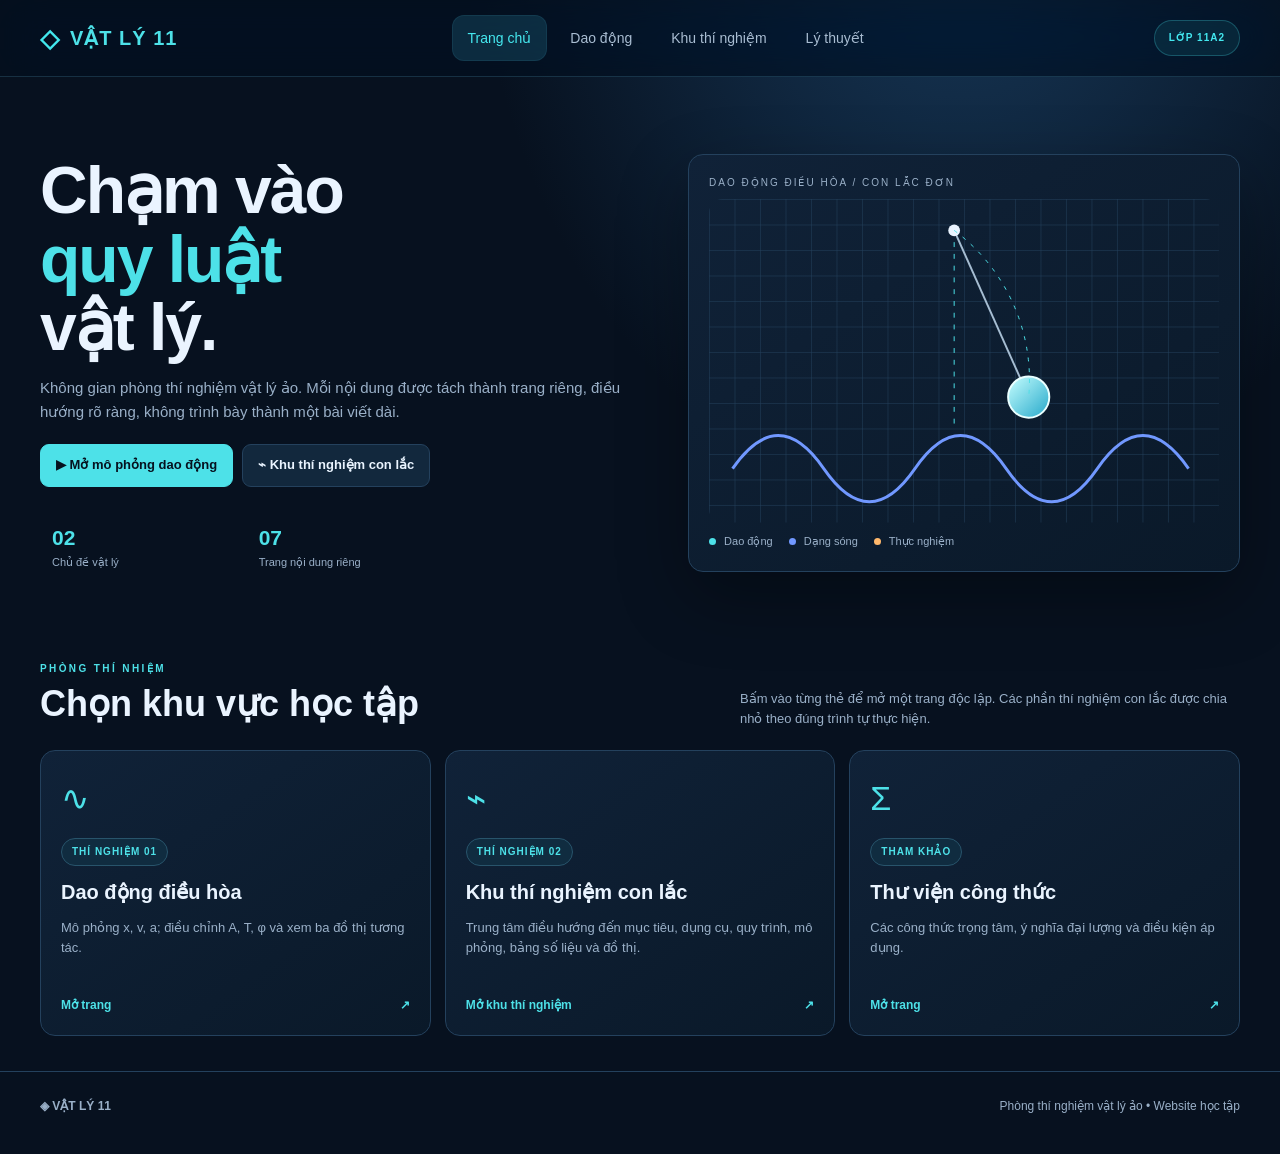
<file: index.html>
<!DOCTYPE html>
<html lang="vi">
<head>
<meta charset="UTF-8">
<meta name="viewport" content="width=device-width, initial-scale=1.0">
<meta name="theme-color" content="#07111f">
<title>Trang chủ</title>
<link rel="icon" type="image/png" href="favicon.png">
<link rel="stylesheet" href="assets/css/style.css">
<script src="assets/js/main.js" defer></script>
</head>
</body>
<header class="header">
  <div class="container nav">

    <!-- Logo -->
    <a href="index.html" class="brand">
      <span class="brand-mark">◇</span>
      <span>VẬT LÝ 11</span>
    </a>

    <!-- Nút menu mobile -->
    <button class="menu-toggle" id="menuToggle"
      aria-label="Mở menu"
      aria-expanded="false">
      <span></span>
      <span></span>
      <span></span>
    </button>

    <!-- Menu -->
    <nav class="navlinks" id="navLinks">
      <a href="index.html" class="active">Trang chủ</a>
      <a href="dao-dong.html">Dao động</a>
      <a href="con-lac.html">Khu thí nghiệm</a>
      <a href="ly-thuyet.html">Lý thuyết</a>

      <span class="mobile-class"></span>
    </nav>

    <!-- Nhãn PC -->
    <span class="class-badge">LỚP 11A2</span>

  </div>
</header>


<main class="container">
<section class="hero"><div class="hero-copy"><div class="eyebrow"></div><h1>Chạm vào<br><span>quy luật</span><br>vật lý.</h1><p>Không gian phòng thí nghiệm vật lý ảo. Mỗi nội dung được tách thành trang riêng, điều hướng rõ ràng, không trình bày thành một bài viết dài.</p><div class="button-row"><a class="btn primary" href="dao-dong.html">▶ Mở mô phỏng dao động</a><a class="btn" href="con-lac.html">⌁ Khu thí nghiệm con lắc</a></div><div class="stats"><div class="stat"><strong>02</strong><small>Chủ đề vật lý</small></div><div class="stat"><strong>07</strong><small>Trang nội dung riêng</small></div><div class="stat"><strong></strong><small></small></div></div></div>
<div class="hero-art"><div class="visual-label">DAO ĐỘNG ĐIỀU HÒA / CON LẮC ĐƠN</div><svg viewBox="0 0 520 330" role="img" aria-label="Minh họa con lắc đơn"><defs><pattern id="g" width="26" height="26" patternUnits="userSpaceOnUse"><path d="M26 0H0V26" fill="none" stroke="#24415d"/></pattern><linearGradient id="b" x1="0" y1="0" x2="1" y2="1"><stop stop-color="#c7ffff"/><stop offset="1" stop-color="#25a8ca"/></linearGradient></defs><rect width="520" height="330" rx="14" fill="url(#g)"/><path d="M250 32L326 202" stroke="#a6bdd2" stroke-width="2"/><path d="M250 32V231" stroke="#4de1e8" stroke-dasharray="5 7"/><circle cx="250" cy="32" r="6" fill="#eaf4ff"/><circle cx="326" cy="202" r="21" fill="url(#b)" stroke="#eaffff" stroke-width="2"/><path d="M250 32A190 190 0 0 1 326 202" fill="none" stroke="#4de1e8" stroke-dasharray="4 7"/><path d="M24 275C55 230 86 230 117 275S179 320 210 275S272 230 303 275S365 320 396 275S458 230 489 275" fill="none" stroke="#7198ff" stroke-width="3"/></svg><div class="visual-caption"><span><i class="dot cyan"></i> Dao động</span><span><i class="dot blue"></i> Dạng sóng</span><span><i class="dot orange"></i> Thực nghiệm</span></div></div></section>
<section class="section"><div class="section-heading"><div><div class="eyebrow">PHÒNG THÍ NHIỆM</div><h2>Chọn khu vực học tập</h2></div><p>Bấm vào từng thẻ để mở một trang độc lập. Các phần thí nghiệm con lắc được chia nhỏ theo đúng trình tự thực hiện.</p></div>
<div class="feature-grid">
<a class="feature" href="dao-dong.html"><div class="feature-icon">∿</div><span class="tag">THÍ NGHIỆM 01</span><h3>Dao động điều hòa</h3><p>Mô phỏng x, v, a; điều chỉnh A, T, φ và xem ba đồ thị tương tác.</p><span class="card-link">Mở trang <b>↗</b></span></a>
<a class="feature" href="con-lac.html"><div class="feature-icon">⌁</div><span class="tag">THÍ NGHIỆM 02</span><h3>Khu thí nghiệm con lắc</h3><p>Trung tâm điều hướng đến mục tiêu, dụng cụ, quy trình, mô phỏng, bảng số liệu và đồ thị.</p><span class="card-link">Mở khu thí nghiệm <b>↗</b></span></a>
<a class="feature" href="ly-thuyet.html"><div class="feature-icon">Σ</div><span class="tag">THAM KHẢO</span><h3>Thư viện công thức</h3><p>Các công thức trọng tâm, ý nghĩa đại lượng và điều kiện áp dụng.</p><span class="card-link">Mở trang <b>↗</b></span></a>
</div></section></main>
<footer class="footer"><div class="container footer-row"><b>◈ VẬT LÝ 11</b><span>Phòng thí nghiệm vật lý ảo • Website học tập</span></div></footer></body></html>
</file>
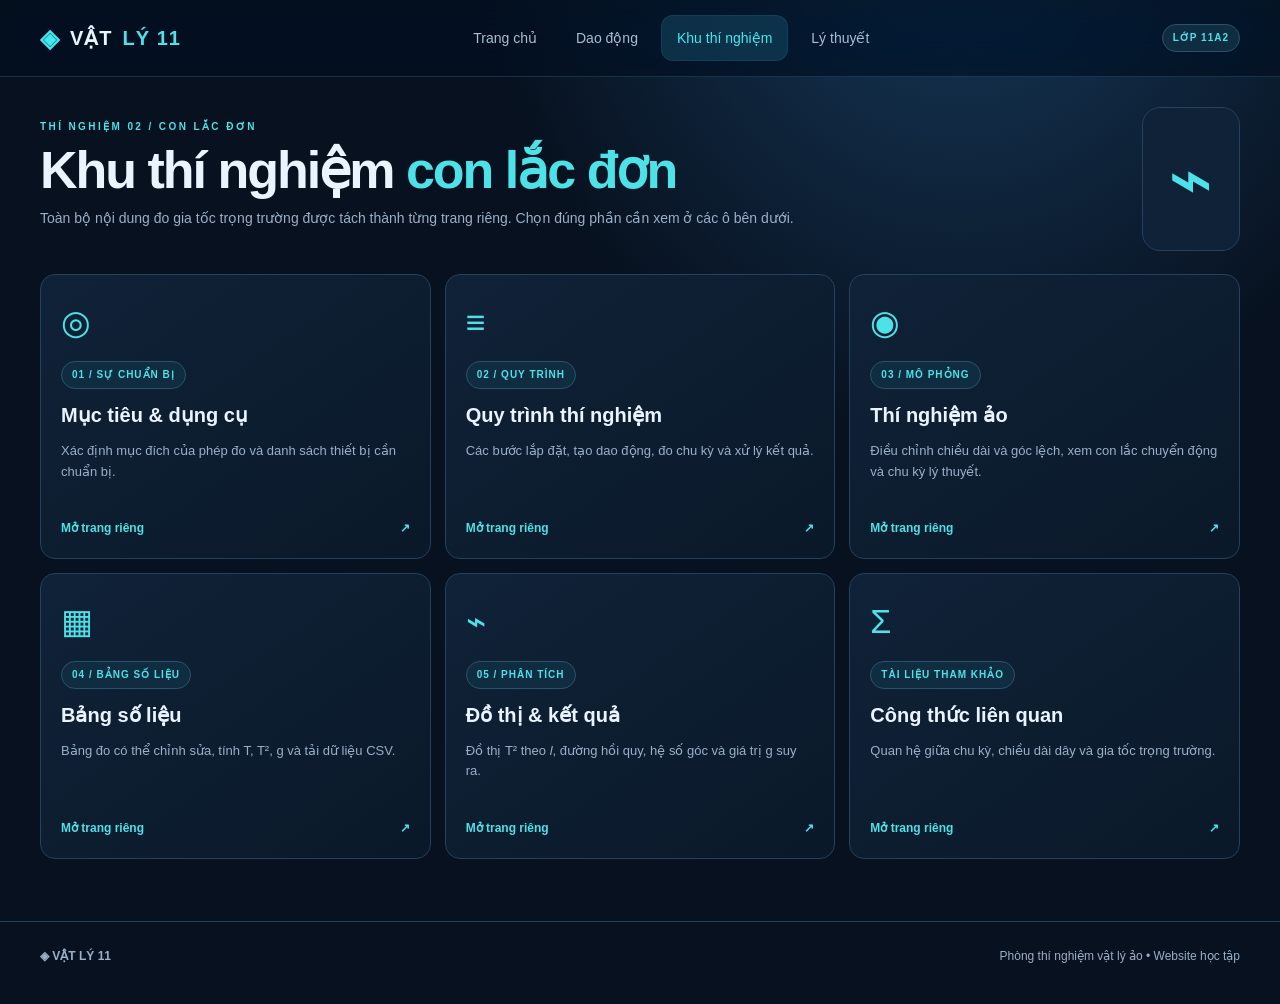
<file: con-lac.html>
<!DOCTYPE html>
<html lang="vi"><head><meta charset="UTF-8"><meta name="viewport" content="width=device-width, initial-scale=1.0"><meta name="theme-color" content="#07111f">
<title>Khu thí nghiệm con lắc</title><link rel="icon" type="image/png" href="favicon.png"><link rel="stylesheet" href="assets/css/style.css"><script src="assets/js/main.js" defer></script></head>
<body>
    <header class="header"><div class="container nav"><a class="brand" href="index.html"><span class="brand-mark">◈</span> VẬT<span>LÝ 11</span></a><button class="menu-toggle" aria-label="Mở menu" aria-expanded="false">☰</button><nav class="navlinks"><a class="" href="index.html">Trang chủ</a><a class="" href="dao-dong.html">Dao động</a><a class="active" href="con-lac.html">Khu thí nghiệm</a><a class="" href="ly-thuyet.html">Lý thuyết</a></nav><span class="nav-chip">LỚP 11A2</span></div></header>

<main class="container page-wrap"><div class="page-top"><div class="page-intro"><div class="eyebrow">THÍ NGHIỆM 02 / CON LẮC ĐƠN</div><h1 class="page-title">Khu thí nghiệm <span>con lắc đơn</span></h1><p>Toàn bộ nội dung đo gia tốc trọng trường được tách thành từng trang riêng. Chọn đúng phần cần xem ở các ô bên dưới.</p></div><div class="page-icon">⌁</div></div>
<div class="three-col">
<a class="feature" href="muc-tieu.html"><div class="feature-icon">◎</div><span class="tag">01 / SỰ CHUẨN BỊ</span><h3>Mục tiêu & dụng cụ</h3><p>Xác định mục đích của phép đo và danh sách thiết bị cần chuẩn bị.</p><span class="card-link">Mở trang riêng <b>↗</b></span></a>
<a class="feature" href="quy-trinh.html"><div class="feature-icon">≡</div><span class="tag">02 / QUY TRÌNH</span><h3>Quy trình thí nghiệm</h3><p>Các bước lắp đặt, tạo dao động, đo chu kỳ và xử lý kết quả.</p><span class="card-link">Mở trang riêng <b>↗</b></span></a>
<a class="feature" href="mo-phong.html"><div class="feature-icon">◉</div><span class="tag">03 / MÔ PHỎNG</span><h3>Thí nghiệm ảo</h3><p>Điều chỉnh chiều dài và góc lệch, xem con lắc chuyển động và chu kỳ lý thuyết.</p><span class="card-link">Mở trang riêng <b>↗</b></span></a>
<a class="feature" href="so-lieu.html"><div class="feature-icon">▦</div><span class="tag">04 / BẢNG SỐ LIỆU</span><h3>Bảng số liệu</h3><p>Bảng đo có thể chỉnh sửa, tính T, T², g và tải dữ liệu CSV.</p><span class="card-link">Mở trang riêng <b>↗</b></span></a>
<a class="feature" href="do-thi.html"><div class="feature-icon">⌁</div><span class="tag">05 / PHÂN TÍCH</span><h3>Đồ thị & kết quả</h3><p>Đồ thị T² theo <i>l</i>, đường hồi quy, hệ số góc và giá trị g suy ra.</p><span class="card-link">Mở trang riêng <b>↗</b></span></a>
<a class="feature" href="ly-thuyet.html"><div class="feature-icon">Σ</div><span class="tag">TÀI LIỆU THAM KHẢO</span><h3>Công thức liên quan</h3><p>Quan hệ giữa chu kỳ, chiều dài dây và gia tốc trọng trường.</p><span class="card-link">Mở trang riêng <b>↗</b></span></a>
</div></main>
<footer class="footer"><div class="container footer-row"><b>◈ VẬT LÝ 11</b><span>Phòng thí nghiệm vật lý ảo • Website học tập</span></div></footer></body></html>
</file>
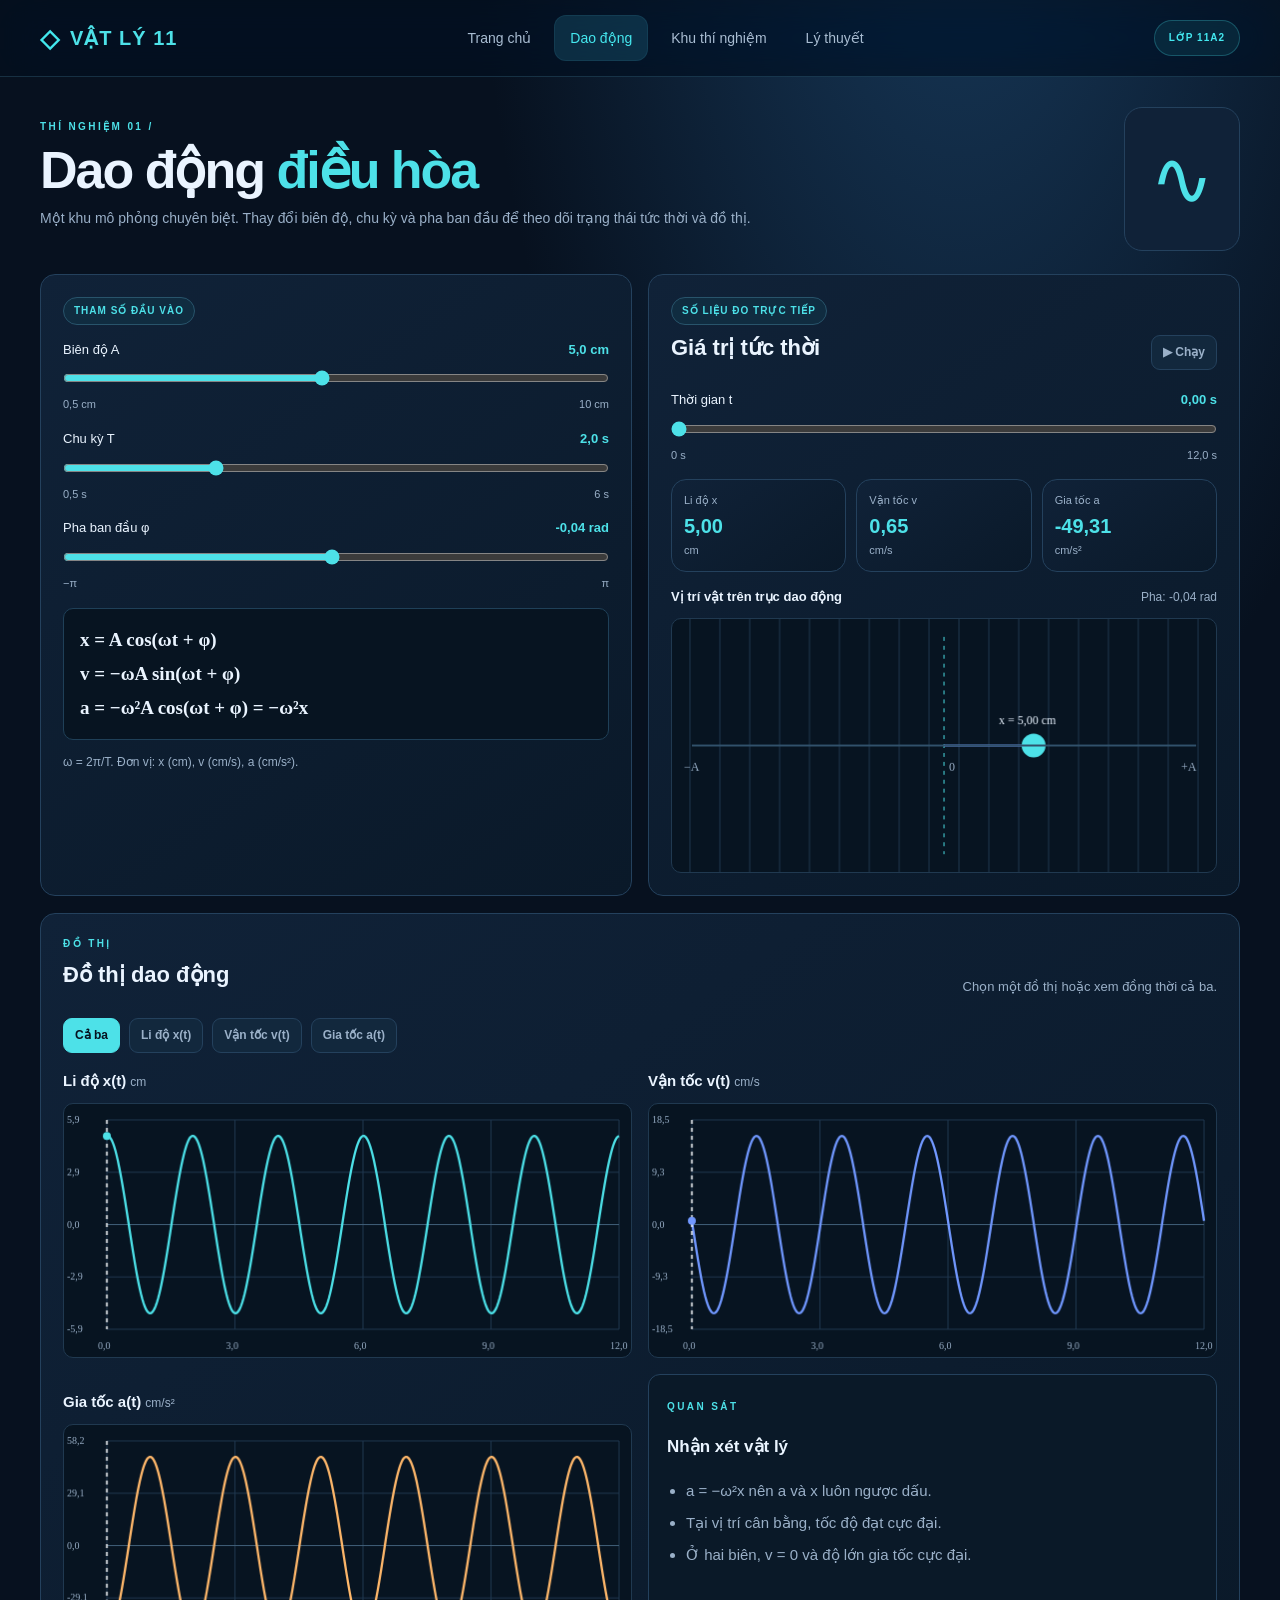
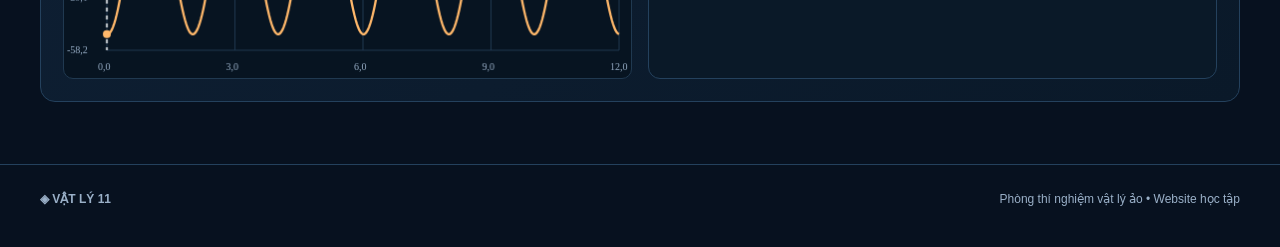
<file: dao-dong.html>
<!DOCTYPE html>
<html lang="vi">
<head>
<meta charset="UTF-8"><meta name="viewport" content="width=device-width, initial-scale=1.0"><meta name="theme-color" content="#07111f">
<title>Dao động điều hòa</title>
<link rel="icon" type="image/png" href="favicon.png">
<link rel="stylesheet" href="assets/css/style.css">
<script src="assets/js/main.js" defer></script>
<script src="assets/js/oscillator.js" defer></script>
</head>
<body>

<header class="header">
  <div class="container nav">

    <!-- Logo -->
    <a href="index.html" class="brand">
      <span class="brand-mark">◇</span>
      <span>VẬT LÝ 11</span>
    </a>

    <!-- Nút menu mobile -->
    <button class="menu-toggle" id="menuToggle"
      aria-label="Mở menu"
      aria-expanded="false">
      <span></span>
      <span></span>
      <span></span>
    </button>

    <!-- Menu -->
    <nav class="navlinks" id="navLinks">
      <a href="index.html">Trang chủ</a>
<a href="dao-dong.html" class="active">Dao động</a>
<a href="con-lac.html">Khu thí nghiệm</a>
<a href="ly-thuyet.html">Lý thuyết</a>

      <span class="mobile-class"></span>
    </nav>

    <!-- Nhãn PC -->
    <span class="class-badge">LỚP 11A2</span>

  </div>
</header>

<main class="container page-wrap"><div class="page-top"><div class="page-intro"><div class="eyebrow">THÍ NGHIỆM 01 /</div><h1 class="page-title">Dao động <span>điều hòa</span></h1><p>Một khu mô phỏng chuyên biệt. Thay đổi biên độ, chu kỳ và pha ban đầu để theo dõi trạng thái tức thời và đồ thị.</p></div><div class="page-icon">∿</div></div>
<div class="two-col"><section class="panel"><span class="tag">THAM SỐ ĐẦU VÀO</span>
<div class="control"><div class="control-head"><label for="amp">Biên độ A</label><b id="ampVal">5,0 cm</b></div><input id="amp" type="range" min=".5" max="10" step=".5" value="5"><div class="range-ends"><span>0,5 cm</span><span>10 cm</span></div></div>
<div class="control"><div class="control-head"><label for="period">Chu kỳ T</label><b id="periodVal">2,0 s</b></div><input id="period" type="range" min=".5" max="6" step=".1" value="2"><div class="range-ends"><span>0,5 s</span><span>6 s</span></div></div>
<div class="control"><div class="control-head"><label for="phase">Pha ban đầu φ</label><b id="phaseVal">0,00 rad</b></div><input id="phase" type="range" min="-3.14159265" max="3.14159265" step=".1" value="0"><div class="range-ends"><span>−π</span><span>π</span></div></div>
<div class="formula">x = A cos(ωt + φ)<br>v = −ωA sin(ωt + φ)<br>a = −ω²A cos(ωt + φ) = −ω²x</div><p class="small">ω = 2π/T. Đơn vị: x (cm), v (cm/s), a (cm/s²).</p></section>
<section class="panel"><div class="section-heading"><div><span class="tag">SỐ LIỆU ĐO TRỰC TIẾP</span><h2>Giá trị tức thời</h2></div><button class="btn small" id="playMotion">▶ Chạy</button></div>
<div class="control"><div class="control-head"><label for="time">Thời gian t</label><b id="timeVal">0,00 s</b></div><input id="time" type="range" min="0" max="12" step=".01" value="0"><div class="range-ends"><span>0 s</span><span id="timeMax">12 s</span></div></div>
<div class="metric-grid"><div class="metric"><small>Li độ x</small><strong id="xNow">5,00</strong><small>cm</small></div><div class="metric"><small>Vận tốc v</small><strong id="vNow">0,00</strong><small>cm/s</small></div><div class="metric"><small>Gia tốc a</small><strong id="aNow">−49,35</strong><small>cm/s²</small></div></div>
<div class="canvas-title"><b>Vị trí vật trên trục dao động</b><span id="phaseNow" class="small">Pha: 0,00 rad</span></div><canvas id="pendulumCanvas" class="chart" height="225"></canvas></section></div>
<section class="panel section-gap"><div class="section-heading"><div><div class="eyebrow">ĐỒ THỊ</div><h2>Đồ thị dao động</h2></div><p>Chọn một đồ thị hoặc xem đồng thời cả ba.</p></div>
<div class="tab-row"><button class="btn small active" data-graph="all">Cả ba</button><button class="btn small" data-graph="x">Li độ x(t)</button><button class="btn small" data-graph="v">Vận tốc v(t)</button><button class="btn small" data-graph="a">Gia tốc a(t)</button></div>
<div class="plot-grid" id="graphs"><div class="plot-box"><h3>Li độ x(t) <span>cm</span></h3><canvas id="gx" class="chart" height="245"></canvas></div><div class="plot-box"><h3>Vận tốc v(t) <span>cm/s</span></h3><canvas id="gv" class="chart" height="245"></canvas></div><div class="plot-box"><h3>Gia tốc a(t) <span>cm/s²</span></h3><canvas id="ga" class="chart" height="245"></canvas></div><div class="info-box"><span class="eyebrow">QUAN SÁT</span><h3>Nhận xét vật lý</h3><ul class="clean-list"><li>a = −ω²x nên a và x luôn ngược dấu.</li><li>Tại vị trí cân bằng, tốc độ đạt cực đại.</li><li>Ở hai biên, v = 0 và độ lớn gia tốc cực đại.</li></ul></div></div></section></main>
<footer class="footer"><div class="container footer-row"><b>◈ VẬT LÝ 11</b><span>Phòng thí nghiệm vật lý ảo • Website học tập</span></div></footer></body></html>
</file>
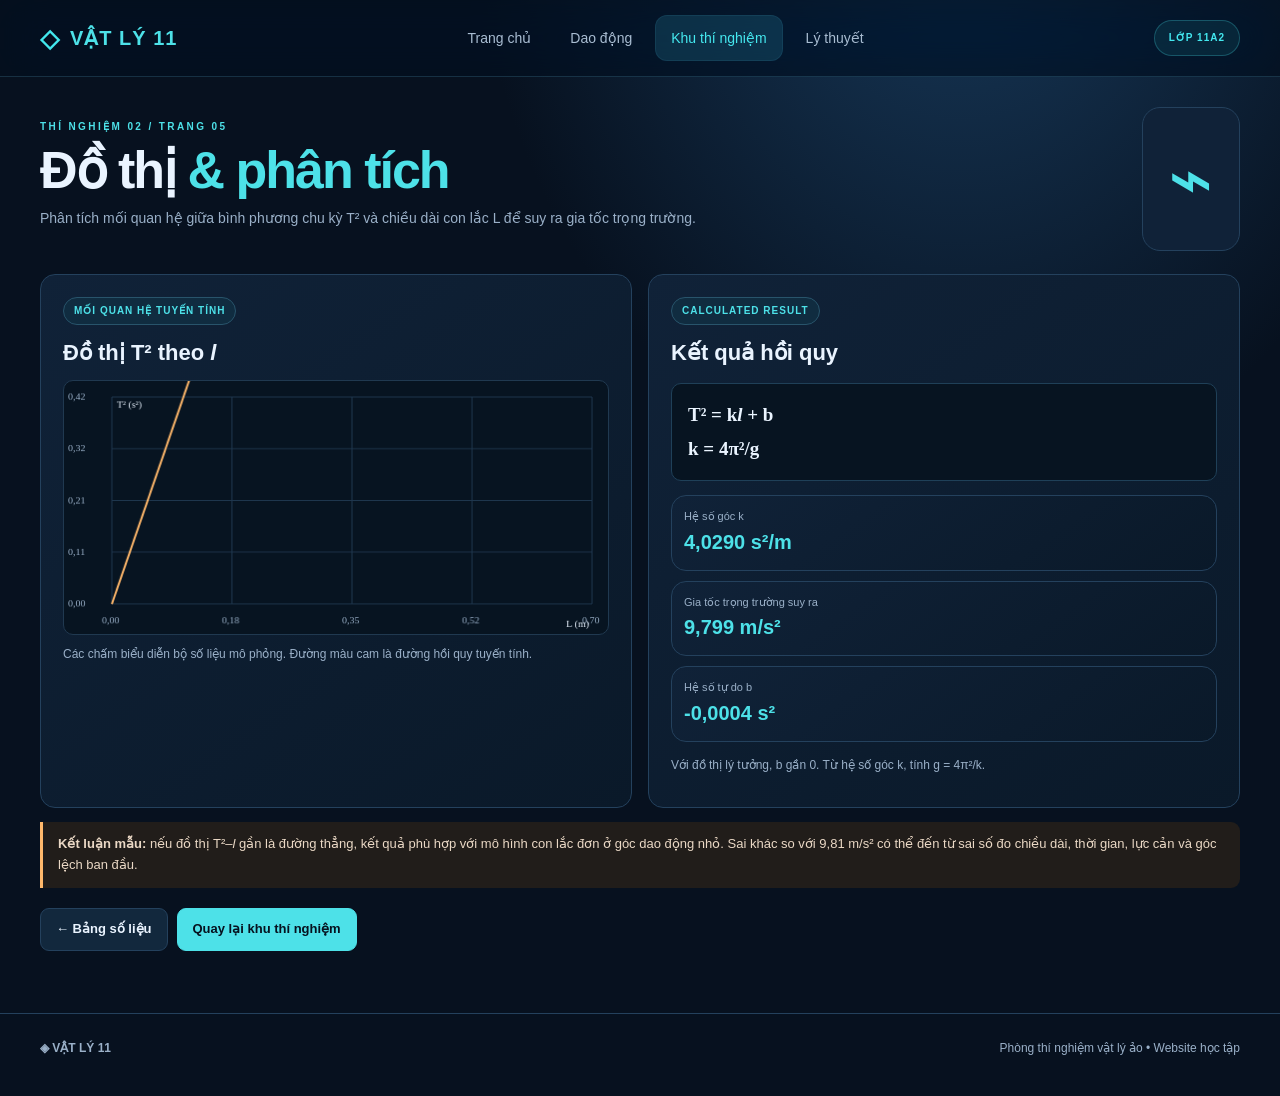
<file: do-thi.html>
<!DOCTYPE html>
<html lang="vi">
<head>
<meta charset="UTF-8"><meta name="viewport" content="width=device-width, initial-scale=1.0"><meta name="theme-color" content="#07111f">
<title>Đồ thị và phân tích</title>
<link rel="icon" type="image/png" href="favicon.png">
<link rel="stylesheet" href="assets/css/style.css">
<script src="assets/js/main.js" defer></script>
<script src="assets/js/graphs.js" defer></script>
</head>
<body>
<header class="header">
  <div class="container nav">

    <!-- Logo -->
    <a href="index.html" class="brand">
      <span class="brand-mark">◇</span>
      <span>VẬT LÝ 11</span>
    </a>

    <!-- Nút menu mobile -->
    <button class="menu-toggle" id="menuToggle"
      aria-label="Mở menu"
      aria-expanded="false">
      <span></span>
      <span></span>
      <span></span>
    </button>

    <!-- Menu -->
    <nav class="navlinks" id="navLinks">
      <a href="index.html">Trang chủ</a>
<a href="dao-dong.html">Dao động</a>
<a href="con-lac.html" class="active">Khu thí nghiệm</a>
<a href="ly-thuyet.html">Lý thuyết</a>

      <span class="mobile-class"></span>
    </nav>

    <!-- Nhãn PC -->
    <span class="class-badge">LỚP 11A2</span>

  </div>
</header>

<main class="container page-wrap"><div class="page-top"><div class="page-intro"><div class="eyebrow">THÍ NGHIỆM 02 / TRANG 05</div><h1 class="page-title">Đồ thị <span>& phân tích</span></h1><p>Phân tích mối quan hệ giữa bình phương chu kỳ T² và chiều dài con lắc L để suy ra gia tốc trọng trường.</p></div><div class="page-icon">⌁</div></div>
<div class="two-col"><section class="panel"><span class="tag">MỐI QUAN HỆ TUYẾN TÍNH</span><h2>Đồ thị T² theo <i>l</i></h2><canvas id="fitChart" class="chart" height="285"></canvas><p class="small">Các chấm biểu diễn bộ số liệu mô phỏng. Đường màu cam là đường hồi quy tuyến tính.</p></section>
<section class="panel"><span class="tag">CALCULATED RESULT</span><h2>Kết quả hồi quy</h2><div class="formula">T² = k<i>l</i> + b<br>k = 4π²/g</div>
<div class="metric-grid" style="grid-template-columns:1fr"><div class="metric"><small>Hệ số góc k</small><strong id="slopeValue">—</strong></div><div class="metric"><small>Gia tốc trọng trường suy ra</small><strong id="fitG">—</strong></div><div class="metric"><small>Hệ số tự do b</small><strong id="interceptValue">—</strong></div></div>
<p class="small">Với đồ thị lý tưởng, b gần 0. Từ hệ số góc k, tính g = 4π²/k.</p></section></div>
<div class="callout"><b>Kết luận mẫu:</b> nếu đồ thị T²–<i>l</i> gần là đường thẳng, kết quả phù hợp với mô hình con lắc đơn ở góc dao động nhỏ. Sai khác so với 9,81 m/s² có thể đến từ sai số đo chiều dài, thời gian, lực cản và góc lệch ban đầu.</div>
<div class="button-row"><a class="btn" href="so-lieu.html">← Bảng số liệu</a><a class="btn primary" href="con-lac.html">Quay lại khu thí nghiệm</a></div></main>
<footer class="footer"><div class="container footer-row"><b>◈ VẬT LÝ 11</b><span>Phòng thí nghiệm vật lý ảo • Website học tập</span></div></footer></body></html>
</file>
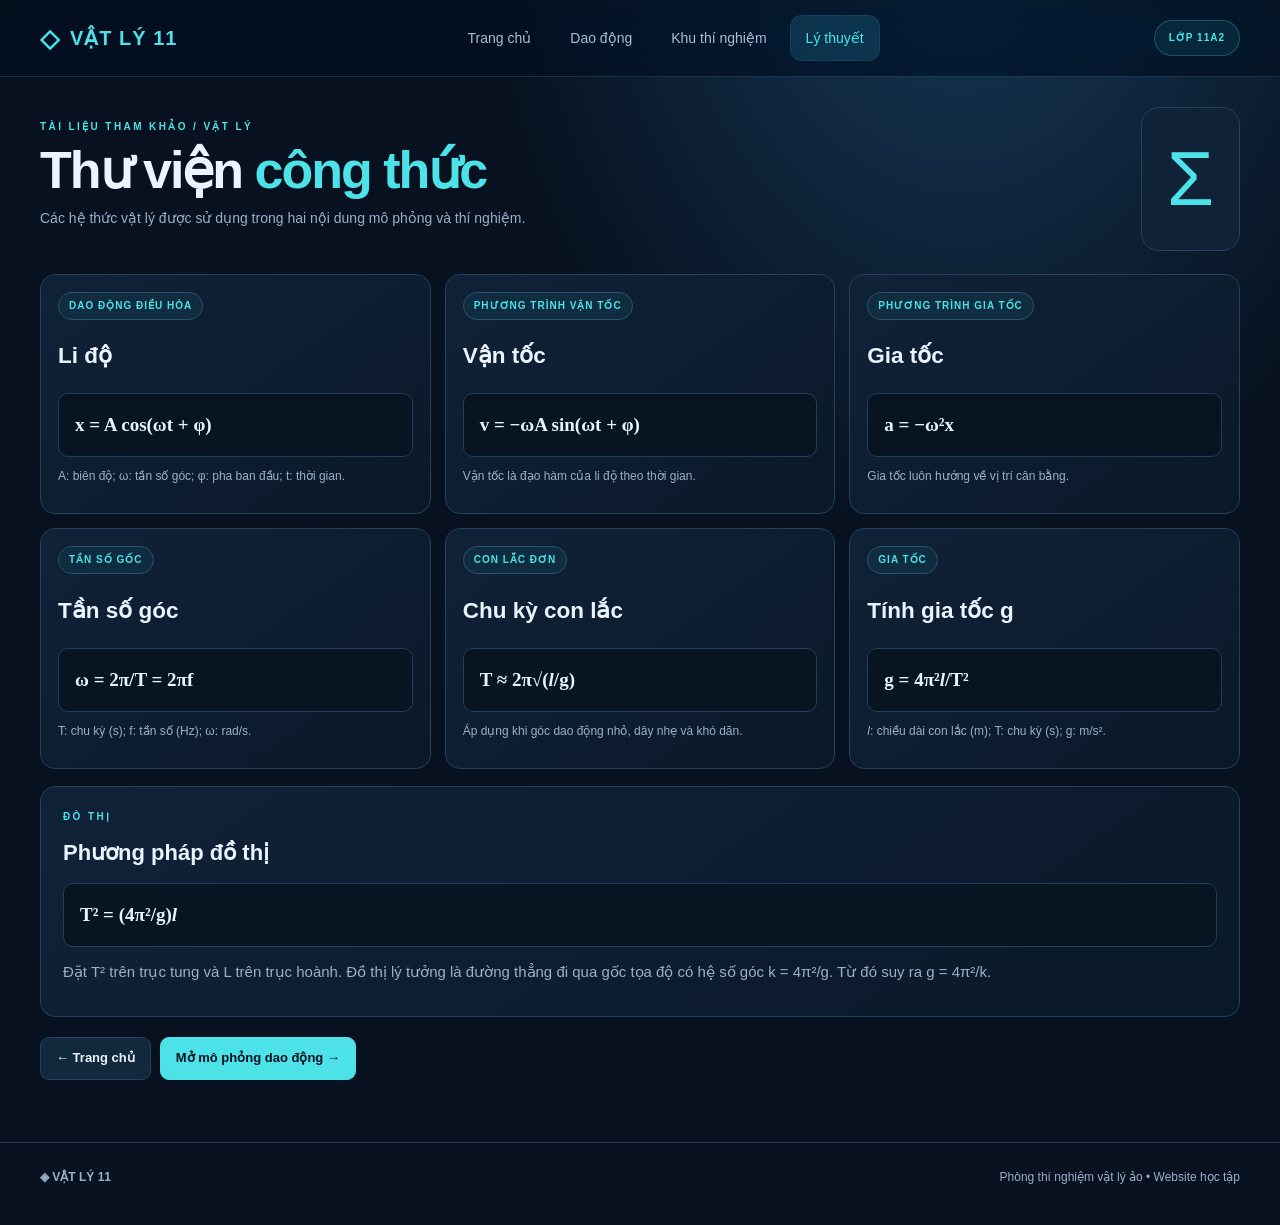
<file: ly-thuyet.html>
<!DOCTYPE html>
<html lang="vi"><head><meta charset="UTF-8"><meta name="viewport" content="width=device-width, initial-scale=1.0"><meta name="theme-color" content="#07111f">
<title>Thư viện lý thuyết</title>
<link rel="icon" type="image/png" href="favicon.png">
<link rel="stylesheet" href="assets/css/style.css"><script src="assets/js/main.js" defer></script></head>
<body>
    <header class="header">
  <div class="container nav">

    <!-- Logo -->
    <a href="index.html" class="brand">
      <span class="brand-mark">◇</span>
      <span>VẬT LÝ 11</span>
    </a>

    <!-- Nút menu mobile -->
    <button class="menu-toggle" id="menuToggle"
      aria-label="Mở menu"
      aria-expanded="false">
      <span></span>
      <span></span>
      <span></span>
    </button>

    <!-- Menu -->
    <nav class="navlinks" id="navLinks">
    <a href="index.html">Trang chủ</a>
<a href="dao-dong.html">Dao động</a>
<a href="con-lac.html">Khu thí nghiệm</a>
<a href="ly-thuyet.html" class="active">Lý thuyết</a>

      <span class="mobile-class"></span>
    </nav>

    <!-- Nhãn PC -->
    <span class="class-badge">LỚP 11A2</span>

  </div>
</header>

<main class="container page-wrap"><div class="page-top"><div class="page-intro"><div class="eyebrow">TÀI LIỆU THAM KHẢO / VẬT LÝ</div><h1 class="page-title">Thư viện <span>công thức</span></h1><p>Các hệ thức vật lý được sử dụng trong hai nội dung mô phỏng và thí nghiệm.</p></div><div class="page-icon">Σ</div></div>
<div class="three-col">
<section class="formula-card"><span class="tag">DAO ĐỘNG ĐIỀU HÒA</span><h2>Li độ</h2><div class="formula">x = A cos(ωt + φ)</div><p class="small">A: biên độ; ω: tần số góc; φ: pha ban đầu; t: thời gian.</p></section>
<section class="formula-card"><span class="tag">PHƯƠNG TRÌNH VẬN TỐC</span><h2>Vận tốc</h2><div class="formula">v = −ωA sin(ωt + φ)</div><p class="small">Vận tốc là đạo hàm của li độ theo thời gian.</p></section>
<section class="formula-card"><span class="tag">PHƯƠNG TRÌNH GIA TỐC</span><h2>Gia tốc</h2><div class="formula">a = −ω²x</div><p class="small">Gia tốc luôn hướng về vị trí cân bằng.</p></section>
<section class="formula-card"><span class="tag">TẦN SỐ GỐC</span><h2>Tần số góc</h2><div class="formula">ω = 2π/T = 2πf</div><p class="small">T: chu kỳ (s); f: tần số (Hz); ω: rad/s.</p></section>
<section class="formula-card"><span class="tag">CON LẮC ĐƠN</span><h2>Chu kỳ con lắc</h2><div class="formula">T ≈ 2π√(<i>l</i>/g)</div><p class="small">Áp dụng khi góc dao động nhỏ, dây nhẹ và khó dãn.</p></section>
<section class="formula-card"><span class="tag">GIA TỐC</span><h2>Tính gia tốc g</h2><div class="formula">g = 4π²<i>l</i>/T²</div><p class="small"><i>l</i>: chiều dài con lắc (m); T: chu kỳ (s); g: m/s².</p></section>
</div>
<section class="panel section-gap"><div class="eyebrow">ĐÒ THỊ</div><h2>Phương pháp đồ thị</h2><div class="formula">T² = (4π²/g)<i>l</i></div><p>Đặt T² trên trục tung và L trên trục hoành. Đồ thị lý tưởng là đường thẳng đi qua gốc tọa độ có hệ số góc k = 4π²/g. Từ đó suy ra g = 4π²/k.</p></section>
<div class="button-row"><a class="btn" href="index.html">← Trang chủ</a><a class="btn primary" href="dao-dong.html">Mở mô phỏng dao động →</a></div></main>
<footer class="footer"><div class="container footer-row"><b>◈ VẬT LÝ 11</b><span>Phòng thí nghiệm vật lý ảo • Website học tập</span></div></footer></body></html>
</file>
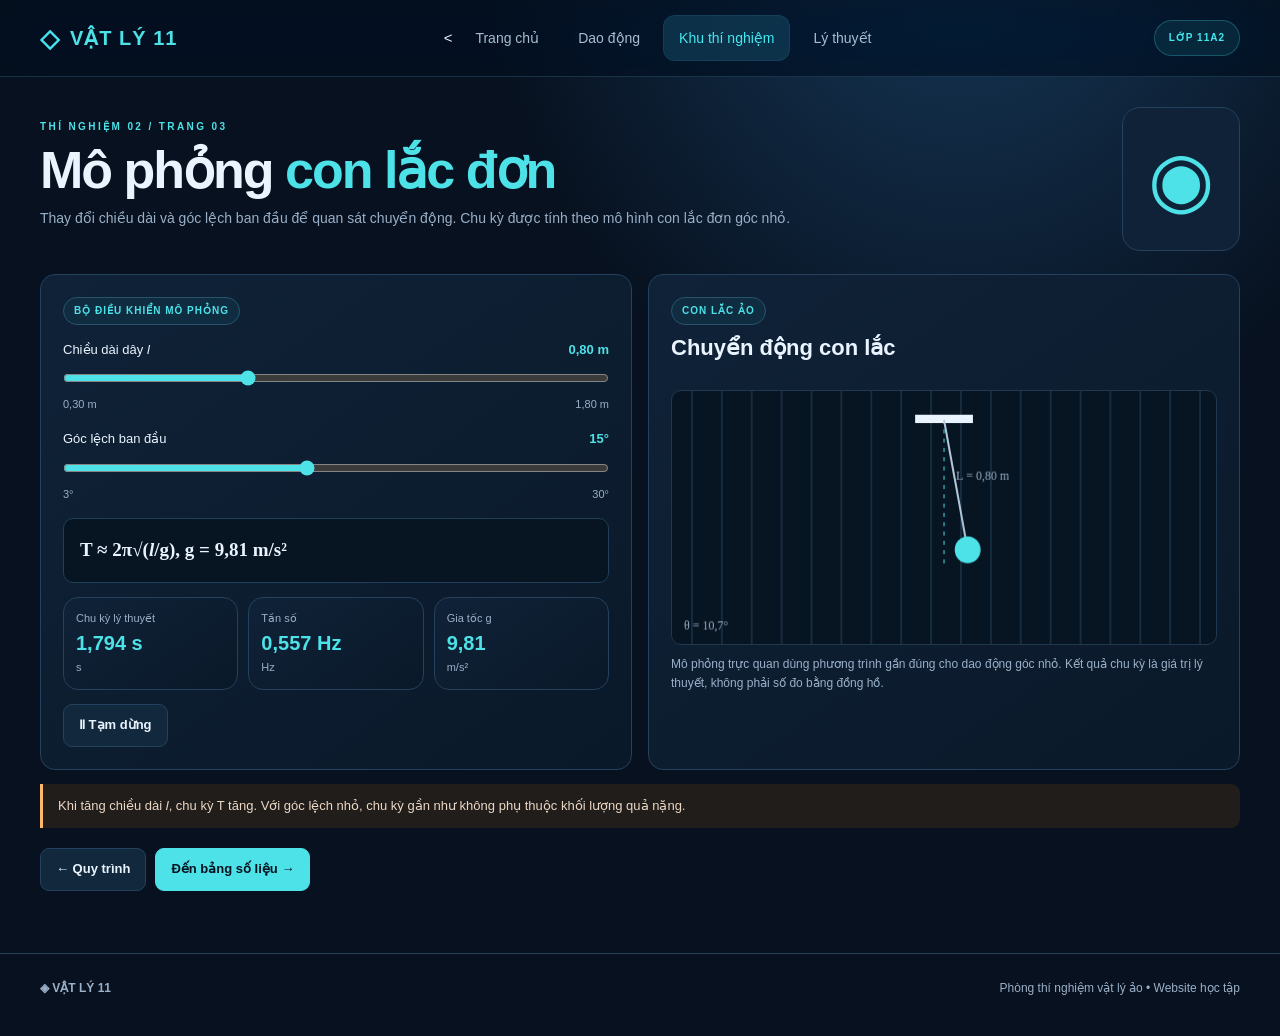
<file: mo-phong.html>
<!DOCTYPE html>
<html lang="vi"><head><meta charset="UTF-8"><meta name="viewport" content="width=device-width, initial-scale=1.0"><meta name="theme-color" content="#07111f">
<title>Mô phỏng con lắc đơn</title>
<link rel="icon" type="image/png" href="favicon.png">
<link rel="stylesheet" href="assets/css/style.css"><script src="assets/js/main.js" defer></script><script src="assets/js/pendulum-sim.js" defer></script></head>
<body>
    <header class="header">
  <div class="container nav">

    <!-- Logo -->
    <a href="index.html" class="brand">
      <span class="brand-mark">◇</span>
      <span>VẬT LÝ 11</span>
    </a>

    <!-- Nút menu mobile -->
    <button class="menu-toggle" id="menuToggle"
      aria-label="Mở menu"
      aria-expanded="false">
      <span></span>
      <span></span>
      <span></span>
    </button>

    <!-- Menu -->
    <nav class="navlinks" id="navLinks">
      <<a href="index.html">Trang chủ</a>
<a href="dao-dong.html">Dao động</a>
<a href="con-lac.html" class="active">Khu thí nghiệm</a>
<a href="ly-thuyet.html">Lý thuyết</a>
      <span class="mobile-class"></span>
    </nav>

    <!-- Nhãn PC -->
    <span class="class-badge">LỚP 11A2</span>

  </div>
</header>

<main class="container page-wrap"><div class="page-top"><div class="page-intro"><div class="eyebrow">THÍ NGHIỆM 02 / TRANG 03</div><h1 class="page-title">Mô phỏng <span>con lắc đơn</span></h1><p>Thay đổi chiều dài và góc lệch ban đầu để quan sát chuyển động. Chu kỳ được tính theo mô hình con lắc đơn góc nhỏ.</p></div><div class="page-icon">◉</div></div>
<div class="two-col"><section class="panel"><span class="tag">BỘ ĐIỀU KHIỂN MÔ PHỎNG</span>
<div class="control"><div class="control-head"><label for="length">Chiều dài dây <i>l</i></label><b id="lengthVal">0,80 m</b></div><input id="length" type="range" min=".3" max="1.8" step=".05" value=".8"><div class="range-ends"><span>0,30 m</span><span>1,80 m</span></div></div>
<div class="control"><div class="control-head"><label for="angle">Góc lệch ban đầu</label><b id="angleVal">15°</b></div><input id="angle" type="range" min="3" max="30" step="1" value="15"><div class="range-ends"><span>3°</span><span>30°</span></div></div>
<div class="formula">T ≈ 2π√(<i>l</i>/g), g = 9,81 m/s²</div>
<div class="metric-grid"><div class="metric"><small>Chu kỳ lý thuyết</small><strong id="periodTheory">1,79</strong><small>s</small></div><div class="metric"><small>Tần số</small><strong id="freqTheory">0,56</strong><small>Hz</small></div><div class="metric"><small>Gia tốc g</small><strong>9,81</strong><small>m/s²</small></div></div>
<button class="btn" id="togglePendulum">Ⅱ Tạm dừng</button></section>
<section class="panel"><div class="section-heading"><div><span class="tag">CON LẮC ẢO</span><h2>Chuyển động con lắc</h2></div></div><canvas id="pendulumView" class="chart" height="245"></canvas><p class="small">Mô phỏng trực quan dùng phương trình gần đúng cho dao động góc nhỏ. Kết quả chu kỳ là giá trị lý thuyết, không phải số đo bằng đồng hồ.</p></section></div>
<div class="callout">Khi tăng chiều dài <i>l</i>, chu kỳ T tăng. Với góc lệch nhỏ, chu kỳ gần như không phụ thuộc khối lượng quả nặng.</div>
<div class="button-row"><a class="btn" href="quy-trinh.html">← Quy trình</a><a class="btn primary" href="so-lieu.html">Đến bảng số liệu →</a></div></main>
<footer class="footer"><div class="container footer-row"><b>◈ VẬT LÝ 11</b><span>Phòng thí nghiệm vật lý ảo • Website học tập</span></div></footer></body></html>
</file>
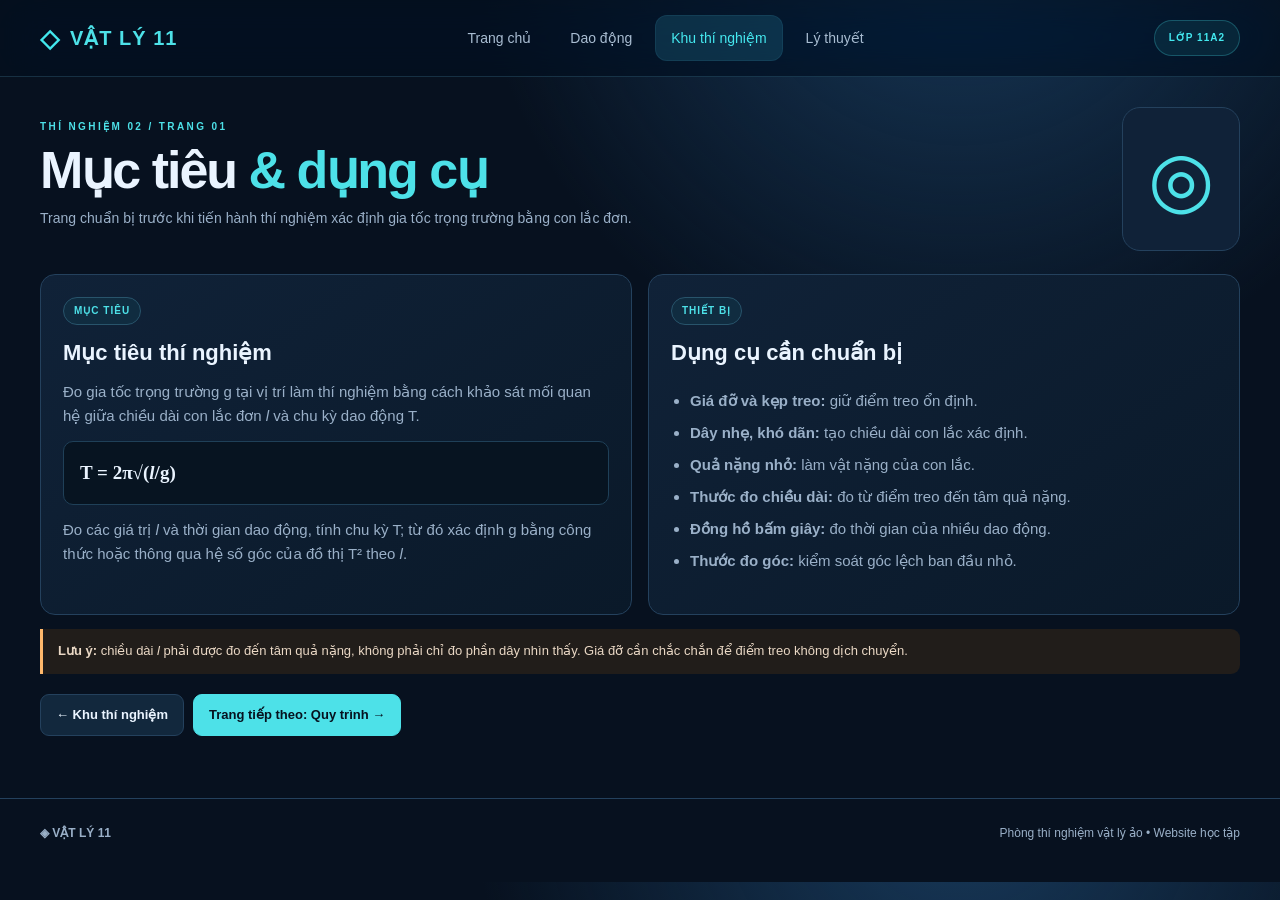
<file: muc-tieu.html>
<!DOCTYPE html>
<html lang="vi">
<head>
<meta charset="UTF-8"><meta name="viewport" content="width=device-width, initial-scale=1.0"><meta name="theme-color" content="#07111f">
<title>Mục tiêu và dụng cụ</title>
<link rel="icon" type="image/png" href="favicon.png">
<link rel="stylesheet" href="assets/css/style.css"><script src="assets/js/main.js" defer></script>
</head>
<body>
<header class="header">
  <div class="container nav">

    <!-- Logo -->
    <a href="index.html" class="brand">
      <span class="brand-mark">◇</span>
      <span>VẬT LÝ 11</span>
    </a>

    <!-- Nút menu mobile -->
    <button class="menu-toggle" id="menuToggle"
      aria-label="Mở menu"
      aria-expanded="false">
      <span></span>
      <span></span>
      <span></span>
    </button>

    <!-- Menu -->
    <nav class="navlinks" id="navLinks">
      <a href="index.html">Trang chủ</a>
<a href="dao-dong.html">Dao động</a>
<a href="con-lac.html" class="active">Khu thí nghiệm</a>
<a href="ly-thuyet.html">Lý thuyết</a>

      <span class="mobile-class"></span>
    </nav>

    <!-- Nhãn PC -->
    <span class="class-badge">LỚP 11A2</span>

  </div>
</header>

<main class="container page-wrap"><div class="page-top"><div class="page-intro"><div class="eyebrow">THÍ NGHIỆM 02 / TRANG 01</div><h1 class="page-title">Mục tiêu <span>& dụng cụ</span></h1><p>Trang chuẩn bị trước khi tiến hành thí nghiệm xác định gia tốc trọng trường bằng con lắc đơn.</p></div><div class="page-icon">◎</div></div>
<div class="two-col"><section class="panel"><span class="tag">MỤC TIÊU</span><h2>Mục tiêu thí nghiệm</h2><p>Đo gia tốc trọng trường g tại vị trí làm thí nghiệm bằng cách khảo sát mối quan hệ giữa chiều dài con lắc đơn <i>l</i> và chu kỳ dao động T.</p><div class="formula">T = 2π√(<i>l</i>/g)</div><p>Đo các giá trị <i>l</i> và thời gian dao động, tính chu kỳ T; từ đó xác định g bằng công thức hoặc thông qua hệ số góc của đồ thị T² theo <i>l</i>.</p></section>
<section class="panel"><span class="tag">THIẾT BỊ</span><h2>Dụng cụ cần chuẩn bị</h2><ul class="clean-list"><li><b>Giá đỡ và kẹp treo:</b> giữ điểm treo ổn định.</li><li><b>Dây nhẹ, khó dãn:</b> tạo chiều dài con lắc xác định.</li><li><b>Quả nặng nhỏ:</b> làm vật nặng của con lắc.</li><li><b>Thước đo chiều dài:</b> đo từ điểm treo đến tâm quả nặng.</li><li><b>Đồng hồ bấm giây:</b> đo thời gian của nhiều dao động.</li><li><b>Thước đo góc:</b> kiểm soát góc lệch ban đầu nhỏ.</li></ul></section></div>
<div class="callout"><b>Lưu ý:</b> chiều dài <i>l</i> phải được đo đến tâm quả nặng, không phải chỉ đo phần dây nhìn thấy. Giá đỡ cần chắc chắn để điểm treo không dịch chuyển.</div>
<div class="button-row"><a class="btn" href="con-lac.html">← Khu thí nghiệm</a><a class="btn primary" href="quy-trinh.html">Trang tiếp theo: Quy trình →</a></div></main>
<footer class="footer"><div class="container footer-row"><b>◈ VẬT LÝ 11</b><span>Phòng thí nghiệm vật lý ảo • Website học tập</span></div></footer></body></html>
</file>
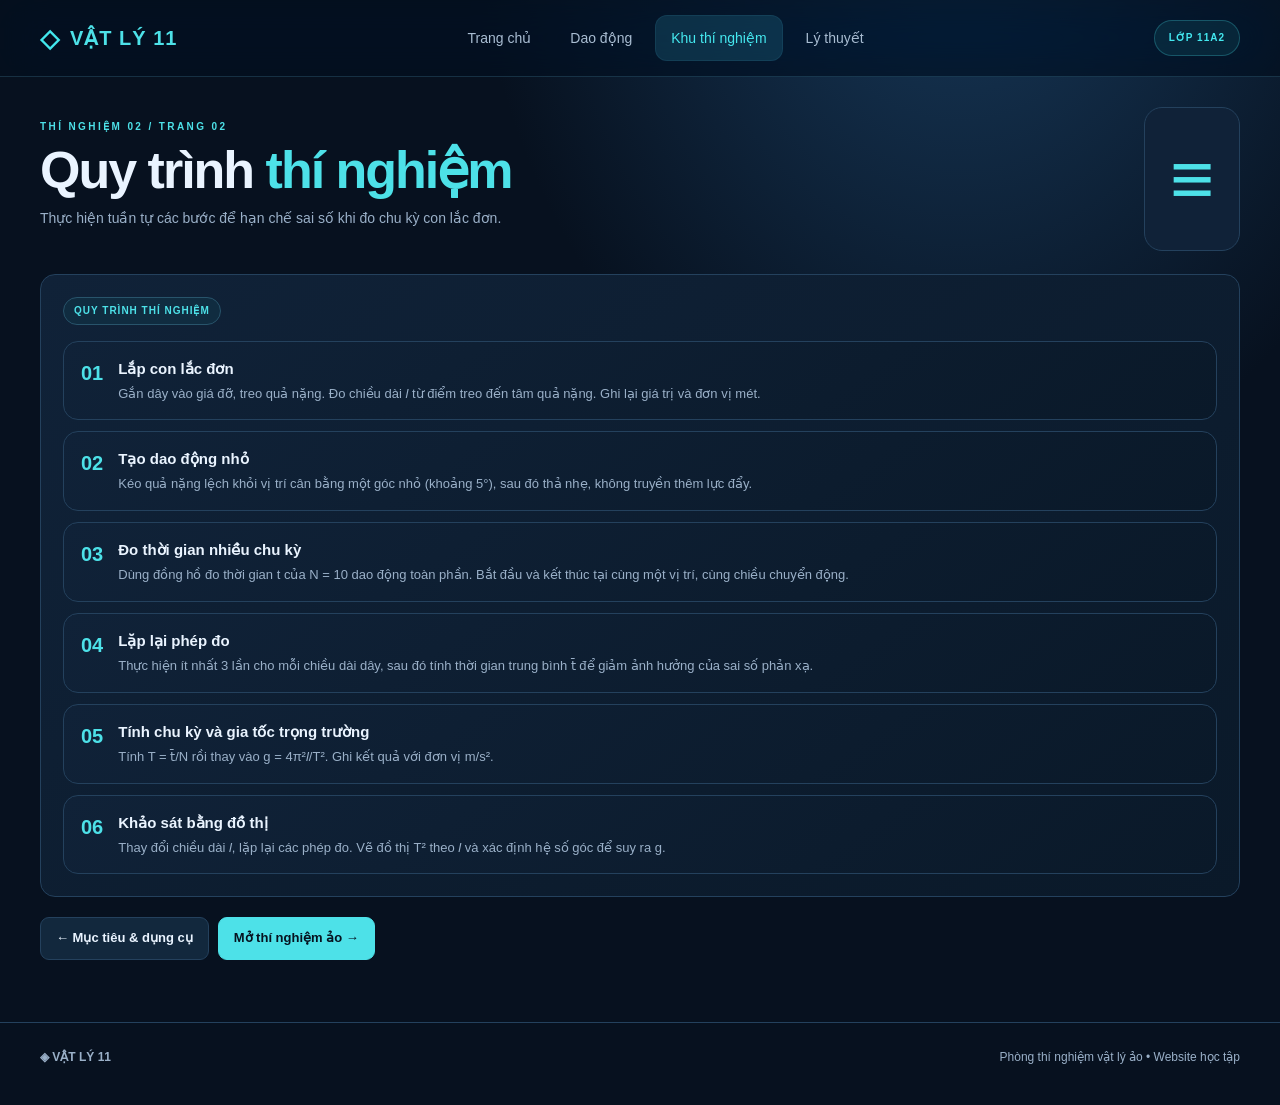
<file: quy-trinh.html>
<!DOCTYPE html>
<html lang="vi">
<head>
<meta charset="UTF-8"><meta name="viewport" content="width=device-width, initial-scale=1.0"><meta name="theme-color" content="#07111f">
<title>Quy trình thí nghiệm</title>
<link rel="icon" type="image/png" href="favicon.png">
<link rel="stylesheet" href="assets/css/style.css">
<script src="assets/js/main.js" defer></script>
</head>
<body>
<header class="header">
  <div class="container nav">

    <!-- Logo -->
    <a href="index.html" class="brand">
      <span class="brand-mark">◇</span>
      <span>VẬT LÝ 11</span>
    </a>

    <!-- Nút menu mobile -->
    <button class="menu-toggle" id="menuToggle"
      aria-label="Mở menu"
      aria-expanded="false">
      <span></span>
      <span></span>
      <span></span>
    </button>

    <!-- Menu -->
    <nav class="navlinks" id="navLinks">
      <a href="index.html">Trang chủ</a>
<a href="dao-dong.html">Dao động</a>
<a href="con-lac.html" class="active">Khu thí nghiệm</a>
<a href="ly-thuyet.html">Lý thuyết</a>

      <span class="mobile-class"></span>
    </nav>

    <!-- Nhãn PC -->
    <span class="class-badge">LỚP 11A2</span>

  </div>
</header>

<main class="container page-wrap"><div class="page-top"><div class="page-intro"><div class="eyebrow">THÍ NGHIỆM 02 / TRANG 02</div><h1 class="page-title">Quy trình <span>thí nghiệm</span></h1><p>Thực hiện tuần tự các bước để hạn chế sai số khi đo chu kỳ con lắc đơn.</p></div><div class="page-icon">≡</div></div>
<section class="panel"><span class="tag">QUY TRÌNH THÍ NGHIỆM</span><div class="steps" style="margin-top:16px">
<div class="step"><div class="step-num">01</div><div><b>Lắp con lắc đơn</b><p>Gắn dây vào giá đỡ, treo quả nặng. Đo chiều dài <i>l</i> từ điểm treo đến tâm quả nặng. Ghi lại giá trị và đơn vị mét.</p></div></div>
<div class="step"><div class="step-num">02</div><div><b>Tạo dao động nhỏ</b><p>Kéo quả nặng lệch khỏi vị trí cân bằng một góc nhỏ (khoảng 5°), sau đó thả nhẹ, không truyền thêm lực đẩy.</p></div></div>
<div class="step"><div class="step-num">03</div><div><b>Đo thời gian nhiều chu kỳ</b><p>Dùng đồng hồ đo thời gian t của N = 10 dao động toàn phần. Bắt đầu và kết thúc tại cùng một vị trí, cùng chiều chuyển động.</p></div></div>
<div class="step"><div class="step-num">04</div><div><b>Lặp lại phép đo</b><p>Thực hiện ít nhất 3 lần cho mỗi chiều dài dây, sau đó tính thời gian trung bình t̄ để giảm ảnh hưởng của sai số phản xạ.</p></div></div>
<div class="step"><div class="step-num">05</div><div><b>Tính chu kỳ và gia tốc trọng trường</b><p>Tính T = t̄/N rồi thay vào g = 4π²<i>l</i>/T². Ghi kết quả với đơn vị m/s².</p></div></div>
<div class="step"><div class="step-num">06</div><div><b>Khảo sát bằng đồ thị</b><p>Thay đổi chiều dài <i>l</i>, lặp lại các phép đo. Vẽ đồ thị T² theo <i>l</i> và xác định hệ số góc để suy ra g.</p></div></div>
</div></section>
<div class="button-row"><a class="btn" href="muc-tieu.html">← Mục tiêu & dụng cụ</a><a class="btn primary" href="mo-phong.html">Mở thí nghiệm ảo →</a></div></main>
<footer class="footer"><div class="container footer-row"><b>◈ VẬT LÝ 11</b><span>Phòng thí nghiệm vật lý ảo • Website học tập</span></div></footer></body></html>
</file>
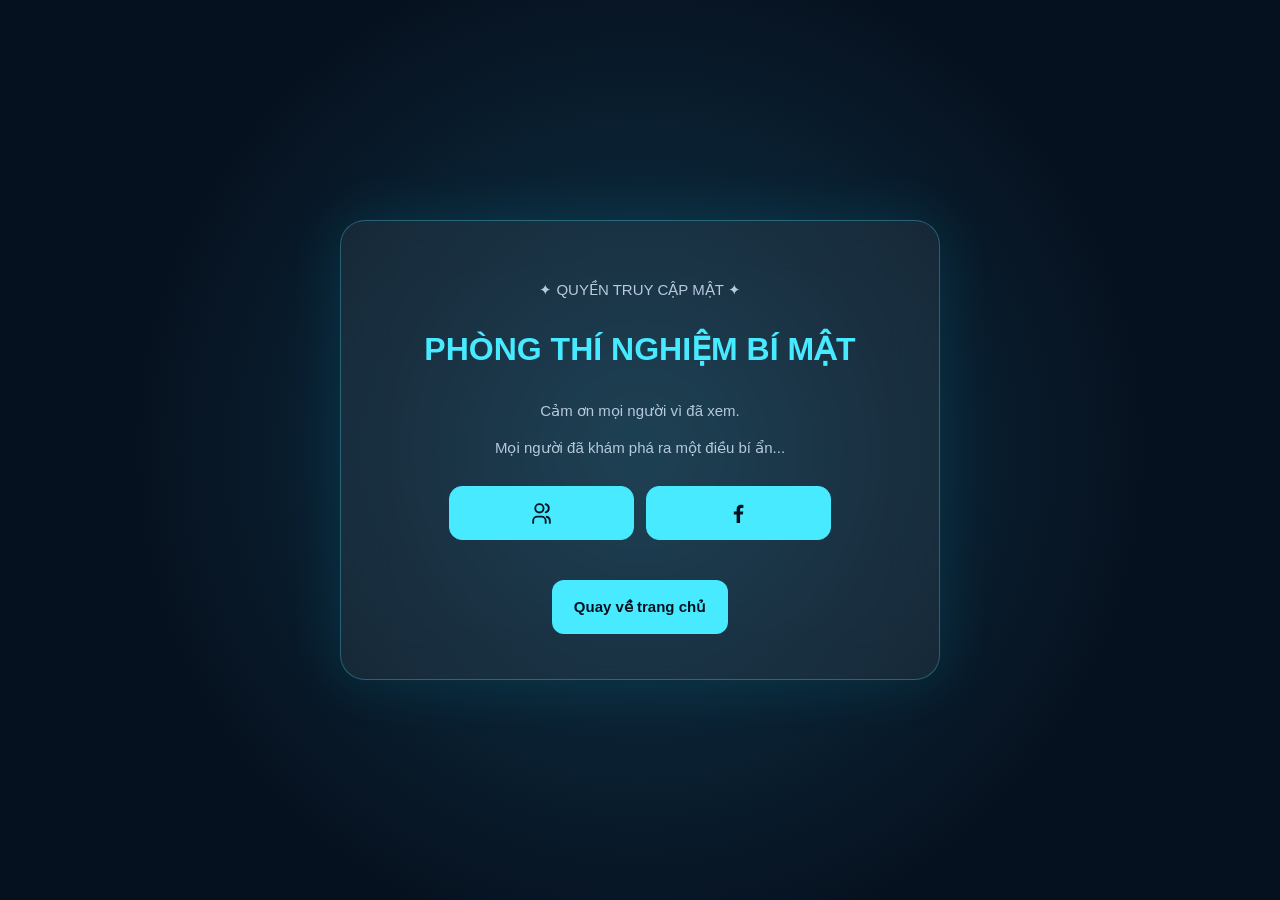
<file: secret.html>
<!DOCTYPE html>
<html lang="vi">
<head>
    <meta charset="UTF-8">
    <meta name="viewport" content="width=device-width, initial-scale=1.0">

    <title>SECRET</title>
    <link rel="icon" type="image/png" href="Mèo.png">
    <link rel="stylesheet" href="assets/css/style.css">

    <style>
        body {
            min-height: 100vh;
            display: grid;
            place-items: center;
            background: radial-gradient(circle at center, #10364b, #06111f 65%);
            color: #eafaff;
            text-align: center;
        }

        .secret-box {
            width: min(90%, 600px);
            padding: 45px 25px;
            border: 1px solid rgba(80, 230, 255, .3);
            border-radius: 25px;
            background: rgba(255,255,255,.06);
            backdrop-filter: blur(25px);
            box-shadow: 0 0 60px rgba(0,220,255,.12);
            animation: appear .8s ease;
        }

        .secret-box h1 {
            color: #48eaff;
            font-size: 32px;
        }

        .secret-box p {
            color: #b6cadb;
            line-height: 1.8;
        }

        .secret-actions {
            display: flex;
            justify-content: center;
            align-items: center;
            gap: 12px;
            margin: 25px 0;
        }

        .secret-button {
            width: 58px;
            height: 54px;
            display: inline-flex;
            justify-content: center;
            align-items: center;
            padding: 0;
            border: 1px solid #48eaff;
            border-radius: 13px;
            background: #48eaff;
            color: #061321;
            cursor: pointer;
            text-decoration: none;
            transition: .3s;
        }

        .secret-button:hover {
            background: transparent;
            color: #48eaff;
            transform: translateY(-3px);
        }

        .secret-button svg {
            width: 25px;
            height: 25px;
        }

        .group-icon {
            fill: none;
            stroke: currentColor;
            stroke-width: 1.8;
            stroke-linecap: round;
            stroke-linejoin: round;
        }

        .facebook-icon {
            fill: currentColor;
        }

        .home-button {
            display: inline-block;
            margin-top: 15px;
            padding: 15px 22px;
            border-radius: 12px;
            background: #48eaff;
            color: #06111f;
            text-decoration: none;
            font-weight: bold;
            transition: .3s;
        }

        .home-button:hover {
            transform: translateY(-3px);
            background: transparent;
            color: #48eaff;
        }

        .members-panel {
            display: none;
            margin-top: 20px;
            padding: 15px;
            border-radius: 12px;
            background: rgba(72,234,255,.08);
            color: #b6cadb;
        }

        .members-panel.show {
            display: block;
        }

        @keyframes appear {
            from {
                opacity: 0;
                transform: translateY(25px) scale(.96);
            }
            to {
                opacity: 1;
                transform: translateY(0) scale(1);
            }
        }

        @media (max-width: 480px) {
            .secret-box h1 {
                font-size: 25px;
            }
        }
    </style>
</head>

<body>

    <main class="secret-box">

        <p>✦ QUYỀN TRUY CẬP MẬT ✦</p>

        <h1>PHÒNG THÍ NGHIỆM BÍ MẬT</h1>

        <p>Cảm ơn mọi người vì đã xem.</p>
        <p>Mọi người đã khám phá ra một điều bí ẩn...</p>

        <div class="secret-actions">
            <!-- Nút danh sách nhóm -->
<a href="thanh-vien.html"
   class="secret-button"
   title="Danh sách nhóm"
   aria-label="Danh sách nhóm">

    <svg class="group-icon" viewBox="0 0 24 24">
        <path d="M16 21v-2a4 4 0 0 0-4-4H8a4 4 0 0 0-4 4v2"/>
        <circle cx="10" cy="7" r="4"/>
        <path d="M20 21v-2a4 4 0 0 0-3-3.87M16 3.13a4 4 0 0 1 0 7.75"/>
    </svg>

</a>

<!-- Nút Facebook -->
<a href="https://www.facebook.com/VoNguyenNhatHoangRutokufk"
   target="_blank"
   rel="noopener noreferrer"
   class="secret-button"
   title="Facebook"
   aria-label="Facebook">

    <svg class="facebook-icon" viewBox="0 0 24 24">
        <path d="M13.5 21v-8h2.7l.4-3h-3.1V8.1c0-.9.3-1.5 1.6-1.5h1.6V3.9c-.8-.1-1.6-.2-2.4-.2-2.4 0-4.1 1.5-4.1 4.2V10H7.5v3h2.7v8z"/>
    </svg>

</a>

</div>

        <!-- Khu vực hiển thị thành viên -->
        <div class="members-panel" id="membersPanel">
            <p>Danh sách thành viên nhóm</p>
            <!-- Thêm tên thành viên vào đây -->
        </div>

        <a href="index.html" class="home-button">
            Quay về trang chủ
        </a>

    </main>

    <script>
        const showMembers = document.getElementById("showMembers");
        const membersPanel = document.getElementById("membersPanel");

        showMembers.addEventListener("click", () => {
            membersPanel.classList.toggle("show");
        });
    </script>

</body>
</html>
</file>
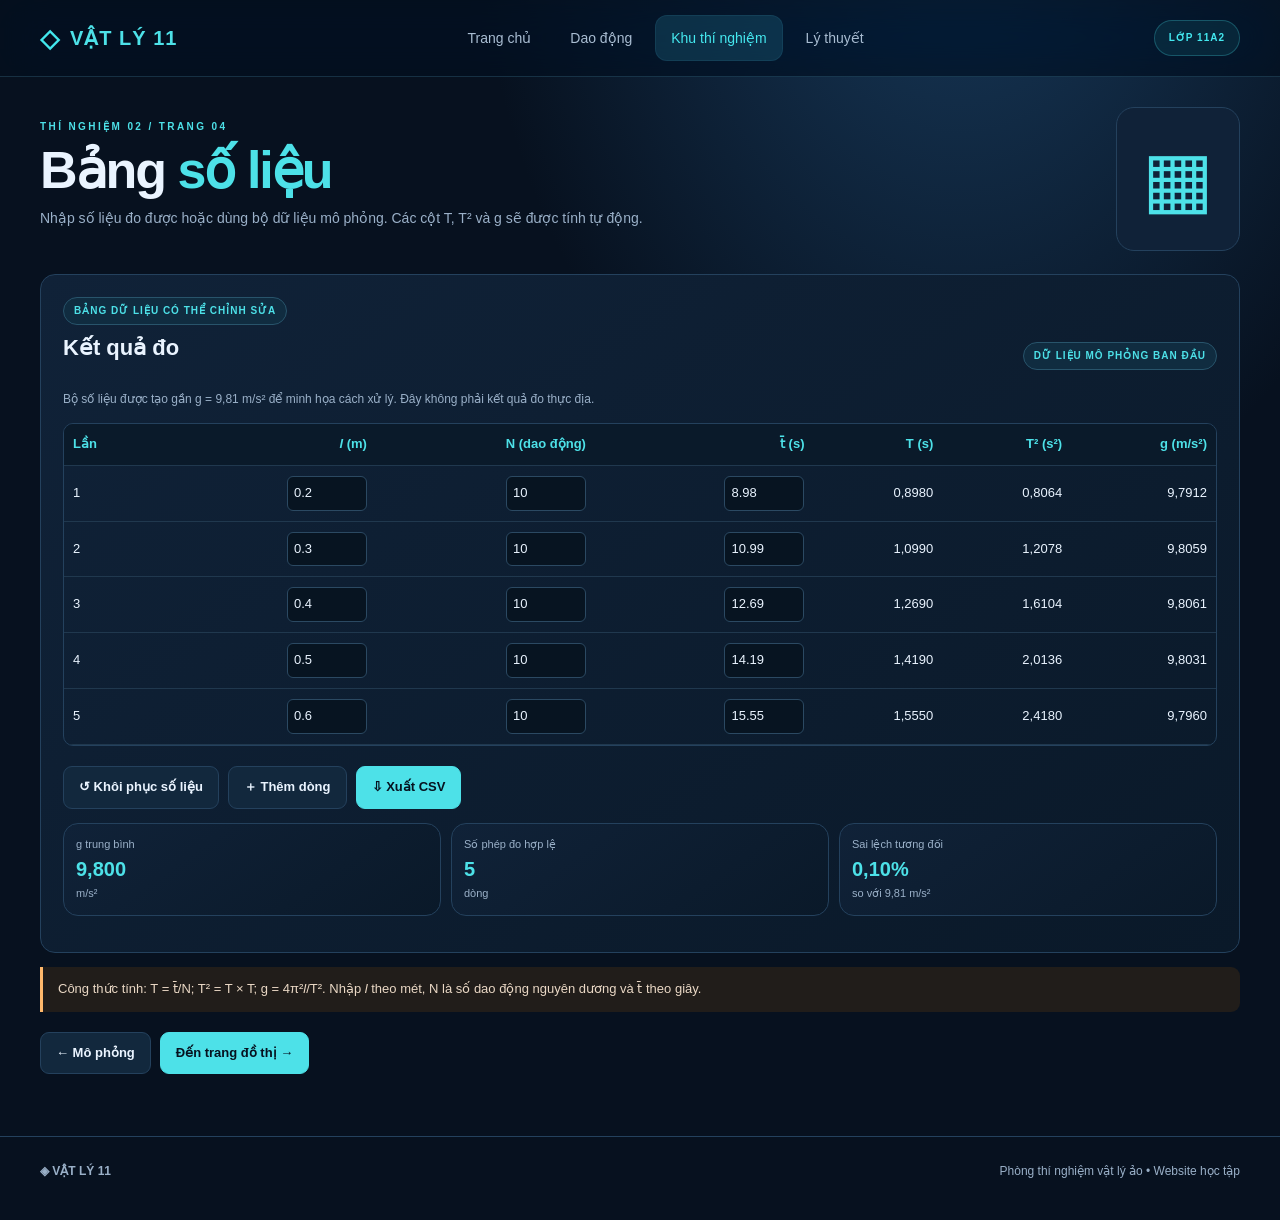
<file: so-lieu.html>
<!DOCTYPE html>
<html lang="vi"><head><meta charset="UTF-8"><meta name="viewport" content="width=device-width, initial-scale=1.0"><meta name="theme-color" content="#07111f">
<title>Bảng số liệu con lắc</title><link rel="icon" type="image/png" href="favicon.png"><link rel="stylesheet" href="assets/css/style.css"><script src="assets/js/main.js" defer></script><script src="assets/js/data.js" defer></script></head>
<body>
    <header class="header">
  <div class="container nav">

    <!-- Logo -->
    <a href="index.html" class="brand">
      <span class="brand-mark">◇</span>
      <span>VẬT LÝ 11</span>
    </a>

    <!-- Nút menu mobile -->
    <button class="menu-toggle" id="menuToggle"
      aria-label="Mở menu"
      aria-expanded="false">
      <span></span>
      <span></span>
      <span></span>
    </button>

    <!-- Menu -->
    <nav class="navlinks" id="navLinks">
      <a href="index.html">Trang chủ</a>
<a href="dao-dong.html">Dao động</a>
<a href="con-lac.html" class="active">Khu thí nghiệm</a>
<a href="ly-thuyet.html">Lý thuyết</a>

      <span class="mobile-class"></span>
    </nav>

    <!-- Nhãn PC -->
    <span class="class-badge">LỚP 11A2</span>

  </div>
</header>

<main class="container page-wrap"><div class="page-top"><div class="page-intro"><div class="eyebrow">THÍ NGHIỆM 02 / TRANG 04</div><h1 class="page-title">Bảng <span>số liệu</span></h1><p>Nhập số liệu đo được hoặc dùng bộ dữ liệu mô phỏng. Các cột T, T² và g sẽ được tính tự động.</p></div><div class="page-icon">▦</div></div>
<section class="panel"><div class="section-heading"><div><span class="tag">BẢNG DỮ LIỆU CÓ THỂ CHỈNH SỬA</span><h2>Kết quả đo</h2></div><span class="status">DỮ LIỆU MÔ PHỎNG BAN ĐẦU</span></div>
<p class="small">Bộ số liệu được tạo gần g = 9,81 m/s² để minh họa cách xử lý. Đây không phải kết quả đo thực địa.</p>
<div class="table-wrap"><table><thead><tr><th>Lần</th><th><i>l</i> (m)</th><th>N (dao động)</th><th>t̄ (s)</th><th>T (s)</th><th>T² (s²)</th><th>g (m/s²)</th></tr></thead><tbody id="dataBody"></tbody></table></div>
<div class="toolbar"><button class="btn" id="resetData">↺ Khôi phục số liệu</button><button class="btn" id="addData">＋ Thêm dòng</button><button class="btn primary" id="exportData">⇩ Xuất CSV</button></div>
<div class="metric-grid"><div class="metric"><small>g trung bình</small><strong id="meanG">9,81</strong><small>m/s²</small></div><div class="metric"><small>Số phép đo hợp lệ</small><strong id="countG">5</strong><small>dòng</small></div><div class="metric"><small>Sai lệch tương đối</small><strong id="errorG">0,0%</strong><small>so với 9,81 m/s²</small></div></div></section>
<div class="callout">Công thức tính: T = t̄/N; T² = T × T; g = 4π²<i>l</i>/T². Nhập <i>l</i> theo mét, N là số dao động nguyên dương và t̄ theo giây.</div>
<div class="button-row"><a class="btn" href="mo-phong.html">← Mô phỏng</a><a class="btn primary" href="do-thi.html">Đến trang đồ thị →</a></div></main>
<footer class="footer"><div class="container footer-row"><b>◈ VẬT LÝ 11</b><span>Phòng thí nghiệm vật lý ảo • Website học tập</span></div></footer></body></html>
</file>
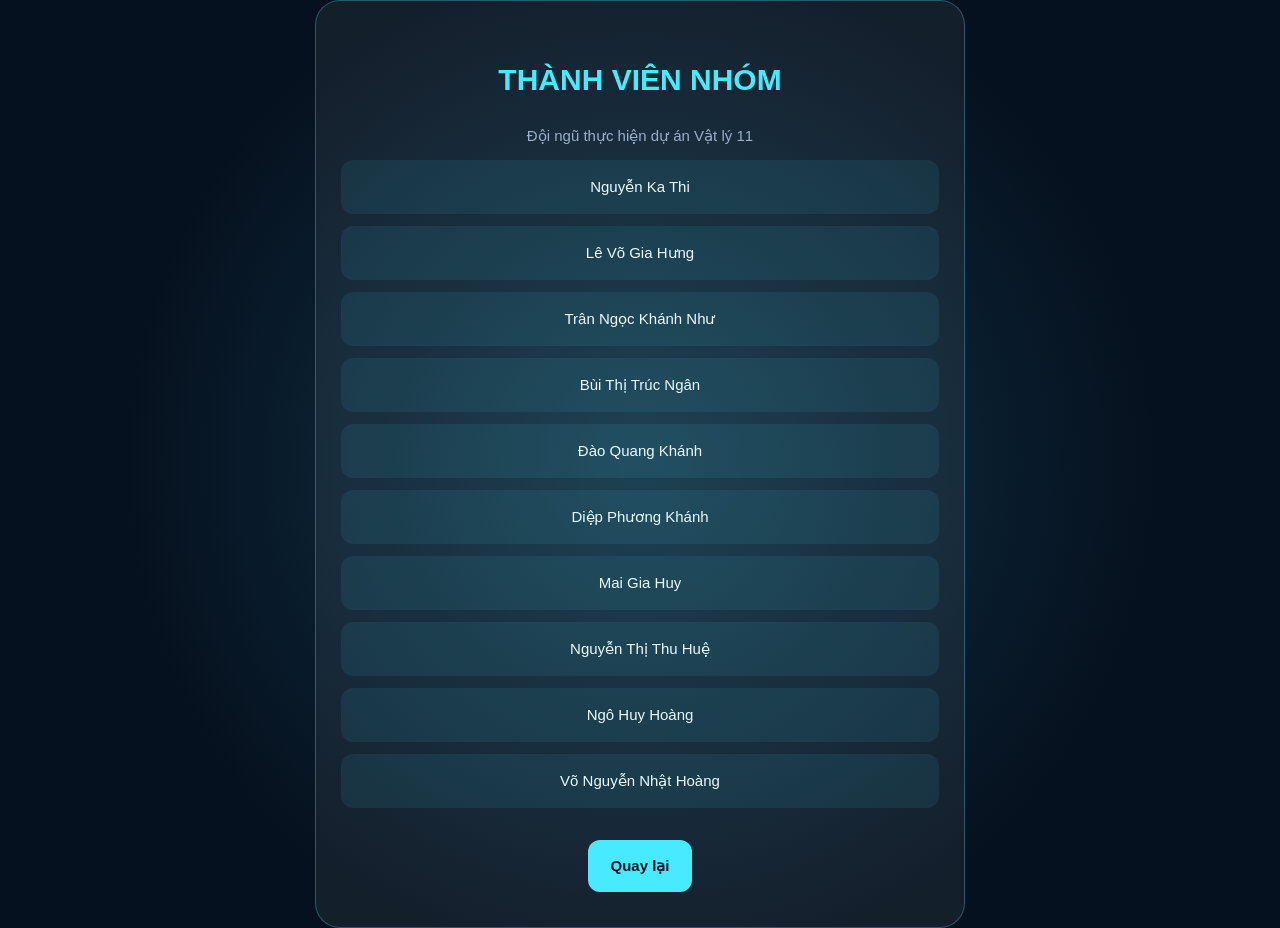
<file: thanh-vien.html>
<!DOCTYPE html>
<html lang="vi">
<head>
    <meta charset="UTF-8">
    <meta name="viewport" content="width=device-width, initial-scale=1.0">
    <title>THÀNH VIÊN NHÓM</title>
    <link rel="icon" type="image/png" href="Mèo.png">
    <link rel="stylesheet" href="assets/css/style.css">

    <style>
        body {
            min-height: 100vh;
            display: grid;
            place-items: center;
            background: radial-gradient(circle at center, #10364b, #06111f 65%);
            color: #eafaff;
        }

        .member-box {
            width: min(90%, 650px);
            padding: 35px 25px;
            border: 1px solid rgba(80,230,255,.3);
            border-radius: 25px;
            background: rgba(255,255,255,.06);
            text-align: center;
        }

        .member-box h1 {
            color: #48eaff;
        }

        .member-item {
            margin: 12px 0;
            padding: 15px;
            border-radius: 12px;
            background: rgba(72,234,255,.08);
            color: #eafaff;
        }

        .back-button {
            display: inline-block;
            margin-top: 20px;
            padding: 14px 22px;
            border-radius: 12px;
            background: #48eaff;
            color: #06111f;
            text-decoration: none;
            font-weight: bold;
        }
    </style>
</head>

<body>

    <main class="member-box">
        <h1>THÀNH VIÊN NHÓM</h1>
        <p>Đội ngũ thực hiện dự án Vật lý 11</p>

        <div class="member-list">
    <div class="member-item">Nguyễn Ka Thi</div>
    <div class="member-item">Lê Võ Gia Hưng</div>
    <div class="member-item">Trân Ngọc Khánh Như</div>
    <div class="member-item">Bùi Thị Trúc Ngân</div>
    <div class="member-item">Đào Quang Khánh</div>
    <div class="member-item">Diệp Phương Khánh</div>
    <div class="member-item">Mai Gia Huy</div>
    <div class="member-item">Nguyễn Thị Thu Huệ</div>
    <div class="member-item">Ngô Huy Hoàng</div>
    <div class="member-item">Võ Nguyễn Nhật Hoàng</div>
</div>
        <a href="secret.html" class="back-button">
            Quay lại
        </a>
    </main>

</body>
</html>
</file>
<file: assets/css/style.css>
:root{--bg:#07111f;--panel:#0d1c2d;--panel2:#11263b;--line:#24415d;--text:#eaf4ff;--muted:#9ab0c8;--cyan:#4de1e8;--blue:#7198ff;--orange:#ffb86b;--green:#72f0b0}
*{box-sizing:border-box}html{scroll-behavior:smooth}body{margin:0;background:radial-gradient(ellipse at 75% -12%,#183b5d 0,transparent 36%),var(--bg);color:var(--text);font:15px/1.6 Inter,Segoe UI,Arial,sans-serif}
a{color:inherit;text-decoration:none}button,input{font:inherit}.container{width:min(1200px,calc(100% - 40px));margin:auto}
.header{position:sticky;top:0;z-index:10;background:#07111fee;backdrop-filter:blur(14px);border-bottom:1px solid #20384e}.nav{height:72px;display:flex;align-items:center;justify-content:space-between;gap:18px}
.brand{font-weight:900;letter-spacing:1.8px;font-size:18px;white-space:nowrap}.brand span:last-child,.brand-mark{color:var(--cyan)}.navlinks{display:flex;align-items:center;gap:7px;flex-wrap:wrap}.navlinks a{font-size:12px;color:var(--muted);padding:8px 10px;border-radius:7px}.navlinks a:hover,.navlinks a.active{background:#132e45;color:var(--cyan)}.nav-chip,.tag,.status{display:inline-flex;align-items:center;border:1px solid #28546b;background:#102c40;color:var(--cyan);border-radius:50px;padding:5px 10px;font-size:10px;font-weight:800;letter-spacing:1px;white-space:nowrap}
.menu-toggle{display:none;background:transparent;border:1px solid var(--line);color:var(--text);border-radius:8px;padding:7px 10px}
.hero{display:grid;grid-template-columns:1.05fr .95fr;align-items:center;gap:38px;padding:65px 0 42px}.eyebrow{font-size:10px;letter-spacing:2.4px;color:var(--cyan);font-weight:900;text-transform:uppercase}.hero h1,.page-title{font-size:clamp(38px,6vw,66px);line-height:1.04;letter-spacing:-2px;margin:14px 0}.hero h1 span,.page-title span{color:var(--cyan)}p{margin:10px 0;color:var(--muted)}.hero-copy p{max-width:600px}.button-row,.toolbar,.tab-row{display:flex;gap:9px;align-items:center;flex-wrap:wrap;margin-top:20px}.btn{display:inline-flex;align-items:center;justify-content:center;padding:10px 15px;border:1px solid var(--line);border-radius:9px;background:#12283d;color:var(--text);font-weight:750;font-size:13px;cursor:pointer;transition:.18s}.btn:hover{transform:translateY(-1px);filter:brightness(1.12)}.btn.primary{background:var(--cyan);border-color:var(--cyan);color:#06121f}.btn.active{background:var(--cyan);border-color:var(--cyan);color:#06121f}.btn.small{padding:7px 11px;font-size:12px}
.panel,.hero-art,.feature,.metric,.step,.formula-card{background:linear-gradient(145deg,#102238,#0a1929);border:1px solid var(--line);border-radius:15px}.hero-art{padding:20px;box-shadow:0 25px 70px #0005}.hero-art svg{width:100%;display:block}.visual-label{font-size:10px;letter-spacing:2px;color:var(--muted);margin-bottom:8px}.visual-caption{display:flex;gap:16px;flex-wrap:wrap;color:var(--muted);font-size:11px;margin-top:10px}.dot{display:inline-block;width:7px;height:7px;border-radius:50%;margin-right:5px}.cyan{background:var(--cyan)}.blue{background:var(--blue)}.orange{background:var(--orange)}
.stats,.metric-grid{display:grid;grid-template-columns:repeat(3,1fr);gap:10px;margin-top:22px}.stat,.metric{padding:12px}.stat strong,.metric strong{display:block;color:var(--cyan);font-size:21px}.stat small,.metric small{display:block;color:var(--muted);font-size:11px}
.section{padding:35px 0}.section-heading{display:flex;align-items:end;justify-content:space-between;gap:22px;margin-bottom:20px}.section-heading h2{font-size:clamp(25px,4vw,36px);line-height:1.15;margin:6px 0}.section-heading p{max-width:500px;margin:0;font-size:13px}.feature-grid{display:grid;grid-template-columns:repeat(3,1fr);gap:14px}.feature{display:block;padding:20px;transition:.2s}.feature:hover{border-color:#4de1e8;transform:translateY(-3px)}.feature-icon{font-size:34px;color:var(--cyan);margin-bottom:12px}.feature h3{margin:10px 0 4px;font-size:20px}.feature p{font-size:13px;min-height:62px}.card-link{display:flex;justify-content:space-between;color:var(--cyan);font-size:12px;font-weight:800;margin-top:16px}
.page-wrap{padding:30px 0 62px}.page-top{display:flex;justify-content:space-between;align-items:center;gap:20px;margin-bottom:23px}.page-title{font-size:clamp(34px,5vw,52px);margin:8px 0}.page-intro{max-width:760px}.page-intro p{font-size:14px}.page-icon{font-size:76px;color:var(--cyan);border:1px solid var(--line);border-radius:18px;padding:10px 25px;background:#102238}
.panel{padding:22px}.panel h2{font-size:22px;margin:10px 0}.panel h3{font-size:17px;margin:16px 0 6px}.two-col{display:grid;grid-template-columns:1fr 1fr;gap:16px}.three-col{display:grid;grid-template-columns:repeat(3,1fr);gap:14px}.section-gap{margin-top:17px}.muted,.small{color:var(--muted)}.small{font-size:12px}.formula{background:#071421;border:1px solid #1f4058;border-radius:10px;padding:14px 16px;font:600 19px/1.8 Cambria,Georgia,serif;overflow-wrap:anywhere;margin:13px 0}.formula-card{padding:17px}.formula-card .formula{margin:10px 0}.clean-list{padding-left:19px;color:var(--muted)}.clean-list li{padding:4px 0}
.control{margin:15px 0}.control-head{display:flex;justify-content:space-between;gap:15px;font-size:13px}.control-head b{color:var(--cyan)}input[type=range]{width:100%;accent-color:var(--cyan);margin:10px 0}.range-ends{display:flex;justify-content:space-between;color:var(--muted);font-size:11px}
.metric-grid{margin:14px 0}.metric strong{font-size:20px}.canvas-title{display:flex;justify-content:space-between;gap:15px;align-items:center;margin-top:15px;font-size:13px}.chart{width:100%;height:255px;display:block;margin-top:10px;background:#071421;border:1px solid #203950;border-radius:10px}
.plot-grid{display:grid;grid-template-columns:1fr 1fr;gap:16px}.plot-box{min-width:0}.plot-box h3{font-size:15px}.plot-box h3 span{color:var(--muted);font-size:12px;font-weight:400}.info-box{border:1px solid var(--line);border-radius:12px;background:#0a1928;padding:18px}.steps{display:grid;gap:11px}.step{padding:15px 17px;display:flex;gap:15px;align-items:flex-start}.step-num{color:var(--cyan);font-weight:900;font-size:20px}.step p{margin:3px 0 0;font-size:13px}.step b{font-size:15px}
.table-wrap{overflow:auto;border:1px solid var(--line);border-radius:10px;margin-top:14px}table{width:100%;border-collapse:collapse;font-size:13px;font-variant-numeric:tabular-nums}th,td{padding:10px 9px;border-bottom:1px solid #20384e;text-align:right;white-space:nowrap}th{color:var(--cyan);background:#0a1a2a}th:first-child,td:first-child{text-align:left}tbody tr:hover{background:#142b40}td input{width:80px;max-width:100%;background:#071421;color:var(--text);border:1px solid #2b4962;border-radius:6px;padding:6px}
.callout{border-left:3px solid var(--orange);padding:12px 15px;background:#211d1a;border-radius:0 9px 9px 0;color:#ead8c5;font-size:13px;margin-top:14px}.footer{border-top:1px solid var(--line);padding:25px 0 38px;color:var(--muted);font-size:12px}.footer-row{display:flex;justify-content:space-between;flex-wrap:wrap;gap:15px}
@media(max-width:900px){.nav-chip{display:none}.navlinks a{padding:7px}.hero{grid-template-columns:1fr}.feature-grid{grid-template-columns:1fr 1fr}}
@media(max-width:680px){.container{width:min(100% - 28px,1200px)}.nav{height:62px}.menu-toggle{display:block}.navlinks{display:none;position:absolute;top:61px;left:0;right:0;padding:12px 18px 18px;background:#07111f;border-bottom:1px solid var(--line);flex-direction:column;align-items:stretch}.navlinks.open{display:flex}.navlinks a{padding:11px}.hero{padding:38px 0 25px}.hero h1{font-size:48px}.feature-grid,.two-col,.three-col,.plot-grid{grid-template-columns:1fr}.section-heading,.page-top{display:block}.page-icon{display:none}.panel{padding:16px}.stats{gap:7px}.stat{padding:9px}.stat strong{font-size:18px}.page-wrap{padding-top:24px}.page-title{font-size:42px}.metric-grid{gap:7px}.metric{padding:9px}.metric strong{font-size:17px}.chart{height:230px}}


/* ================================
   LIQUID GLASS NAVBAR
================================ */

.header {
  position: sticky;
  top: 0;
  z-index: 1000;
  width: 100%;
  background: rgba(5, 15, 29, 0.68);
  backdrop-filter: blur(24px) saturate(180%);
  -webkit-backdrop-filter: blur(24px) saturate(180%);
  border-bottom: 1px solid rgba(120, 220, 255, 0.16);
}

.nav {
  min-height: 76px;
  display: flex;
  align-items: center;
  justify-content: space-between;
  position: relative;
}

/* LOGO */

.brand {
  display: flex;
  align-items: center;
  gap: 10px;
  color: #eaf5ff;
  text-decoration: none;
  font-size: 20px;
  font-weight: 900;
  letter-spacing: 1px;
}

.brand-mark {
  color: #42e8ee;
  font-size: 25px;
}

/* MENU PC */

.navlinks {
  display: flex;
  align-items: center;
  gap: 7px;
}

.navlinks a {
  color: #a9bdd2;
  text-decoration: none;
  font-size: 14px;
  padding: 12px 16px;
  border-radius: 12px;
  transition: 0.3s ease;
}

.navlinks a:hover {
  color: #43e8ef;
  background: rgba(85, 220, 255, 0.10);
}

.navlinks a.active {
  color: #45e8ef;
  background: rgba(65, 210, 255, 0.14);
  box-shadow: inset 0 0 0 1px rgba(100, 220, 255, 0.08);
}

/* CLASS BADGE */

.class-badge,
.mobile-class {
  color: #43e8ef;
  font-size: 10px;
  font-weight: 800;
  letter-spacing: 1px;
  padding: 9px 14px;
  border: 1px solid rgba(67, 232, 239, 0.25);
  border-radius: 30px;
  background: rgba(67, 232, 239, 0.08);
}

.mobile-class {
  display: none;
}

/* MENU BUTTON */

.menu-toggle {
  display: none;
  width: 44px;
  height: 44px;
  padding: 11px;
  border: 1px solid rgba(120, 220, 255, 0.2);
  border-radius: 14px;
  background: rgba(255, 255, 255, 0.07);
  cursor: pointer;
  z-index: 1002;
}

.menu-toggle span {
  display: block;
  height: 2px;
  width: 100%;
  margin: 5px 0;
  border-radius: 5px;
  background: #eafaff;
  transition: 0.35s ease;
}

.menu-toggle.active span:nth-child(1) {
  transform: translateY(7px) rotate(45deg);
}

.menu-toggle.active span:nth-child(2) {
  opacity: 0;
  transform: translateX(-10px);
}

.menu-toggle.active span:nth-child(3) {
  transform: translateY(-7px) rotate(-45deg);
}

/* MOBILE */

@media (max-width: 768px) {

  .nav {
    min-height: 68px;
  }

  .brand {
    font-size: 18px;
  }

  .class-badge {
    display: none;
  }

  .menu-toggle {
    display: block;
  }

  .navlinks {
    position: absolute;
    top: calc(100% + 10px);
    left: 12px;
    right: 12px;

    display: flex;
    flex-direction: column;
    align-items: stretch;
    gap: 7px;

    padding: 14px;
    border-radius: 22px;

    background: rgba(9, 25, 43, 0.82);
    backdrop-filter: blur(30px) saturate(180%);
    -webkit-backdrop-filter: blur(30px) saturate(180%);

    border: 1px solid rgba(120, 220, 255, 0.22);
    box-shadow:
      0 20px 60px rgba(0, 0, 0, 0.35),
      inset 0 1px 0 rgba(255, 255, 255, 0.12);

    opacity: 0;
    visibility: hidden;
    pointer-events: none;

    transform: translateY(-12px) scale(0.96);
    transform-origin: top center;

    transition:
      opacity 0.3s ease,
      transform 0.3s ease,
      visibility 0.3s;
  }

  .navlinks.active {
    opacity: 1;
    visibility: visible;
    pointer-events: auto;
    transform: translateY(0) scale(1);
  }

  .navlinks a {
    padding: 15px;
    border-radius: 13px;
    background: rgba(255, 255, 255, 0.035);

    opacity: 0;
    transform: translateY(10px);
    transition: 0.3s ease;
  }

  .navlinks.active a {
    opacity: 1;
    transform: translateY(0);
  }

  .navlinks.active a:nth-child(1) {
    transition-delay: 0.04s;
  }

  .navlinks.active a:nth-child(2) {
    transition-delay: 0.08s;
  }

  .navlinks.active a:nth-child(3) {
    transition-delay: 0.12s;
  }

  .navlinks.active a:nth-child(4) {
    transition-delay: 0.16s;
  }

  .mobile-class {
    display: inline-block;
    align-self: flex-start;
    margin: 7px 0 2px;
  }
}
.secret-actions {
    display: flex;
    justify-content: center;
    align-items: center;
    gap: 12px;
    margin: 25px 0;
}

.secret-actions {
    display: flex;
    justify-content: center;
    align-items: center;
    flex-direction: row;
    flex-wrap: wrap;
    gap: 12px;
    margin: 25px 0;
}

.secret-actions .secret-button {
    box-sizing: border-box;
    height: 54px;
    min-width: 185px;
    margin: 0;
    display: inline-flex;
    justify-content: center;
    align-items: center;
}
.secret-actions a,
.secret-actions button {
    vertical-align: middle;
    line-height: 1;
}
.secret-actions .secret-button {
    background: #48eaff !important;
    color: #061321 !important;
    border: 1px solid #48eaff !important;
    border-radius: 13px;
    height: 54px;
    min-width: 185px;
    padding: 0 20px;
    display: inline-flex;
    justify-content: center;
    align-items: center;
    box-sizing: border-box;
    font-family: inherit;
    font-size: 14px;
    font-weight: 700;
    text-decoration: none;
    cursor: pointer;
}
</file>
